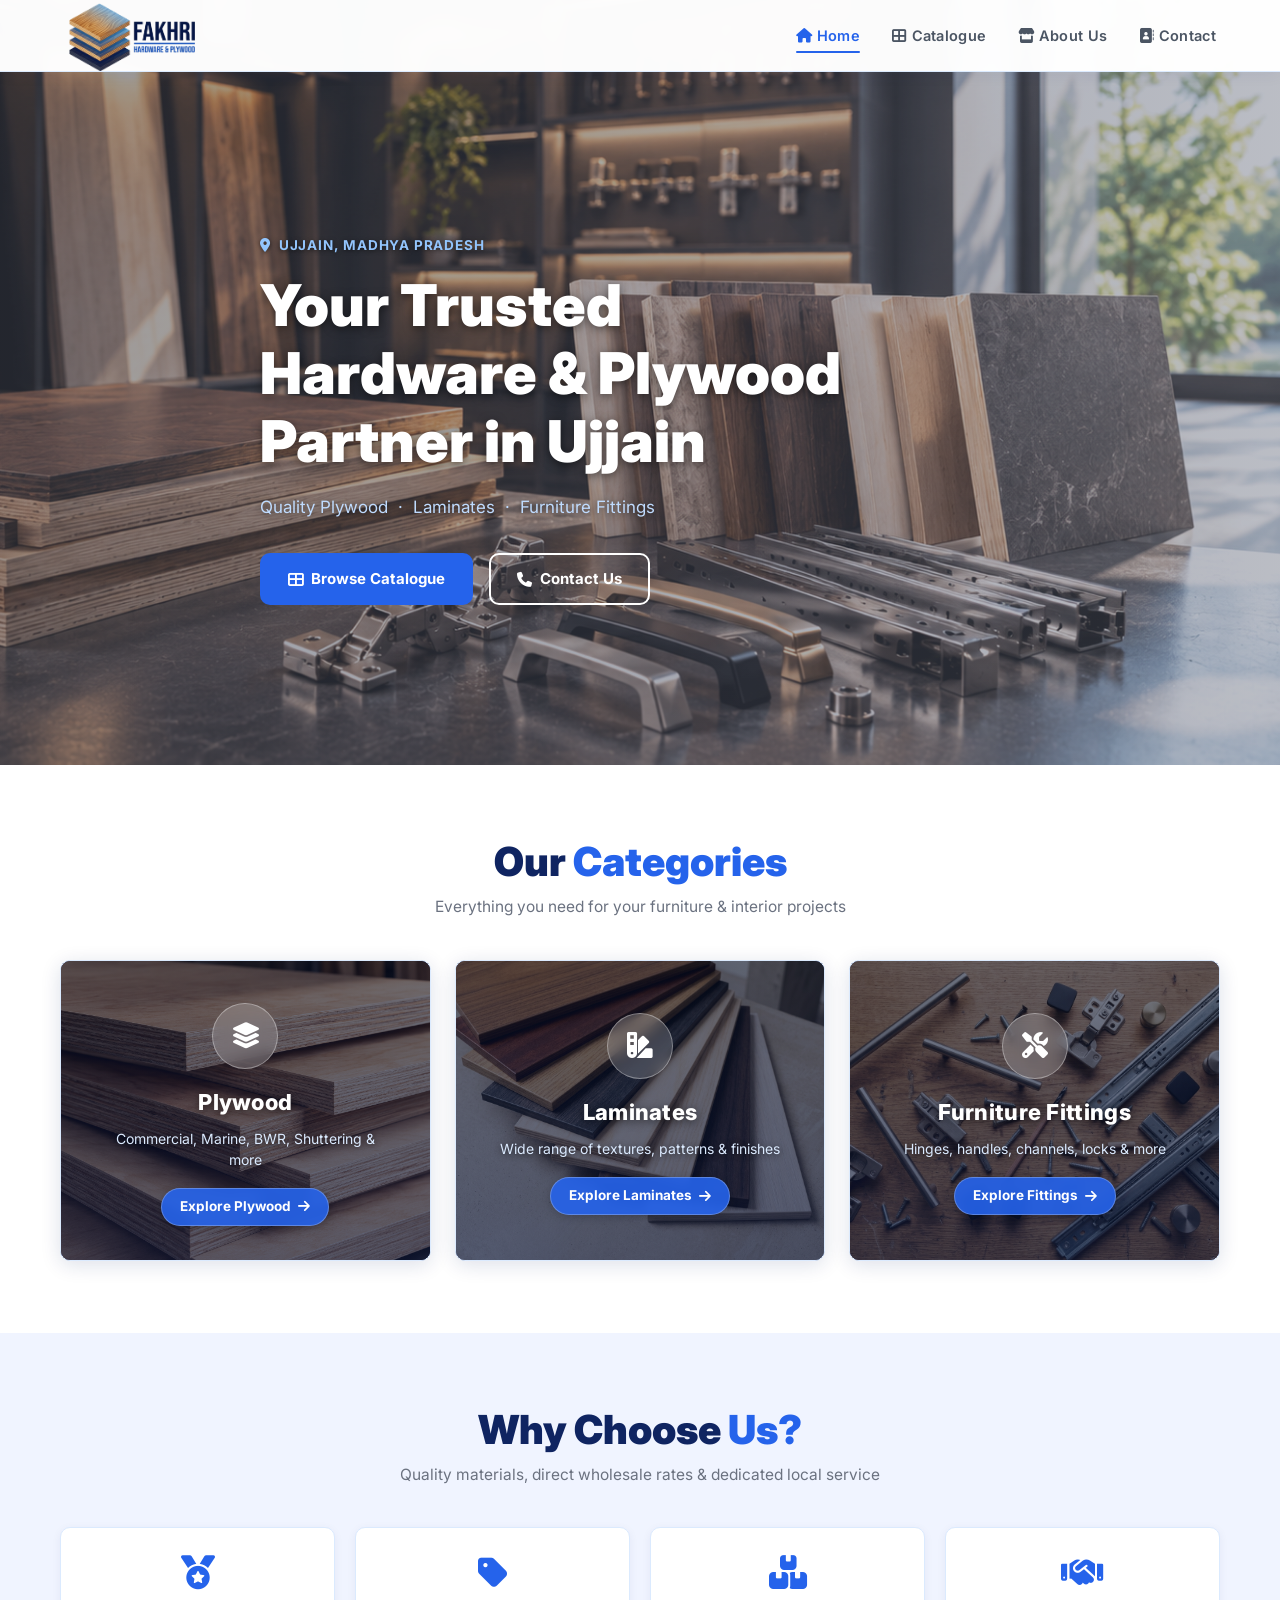
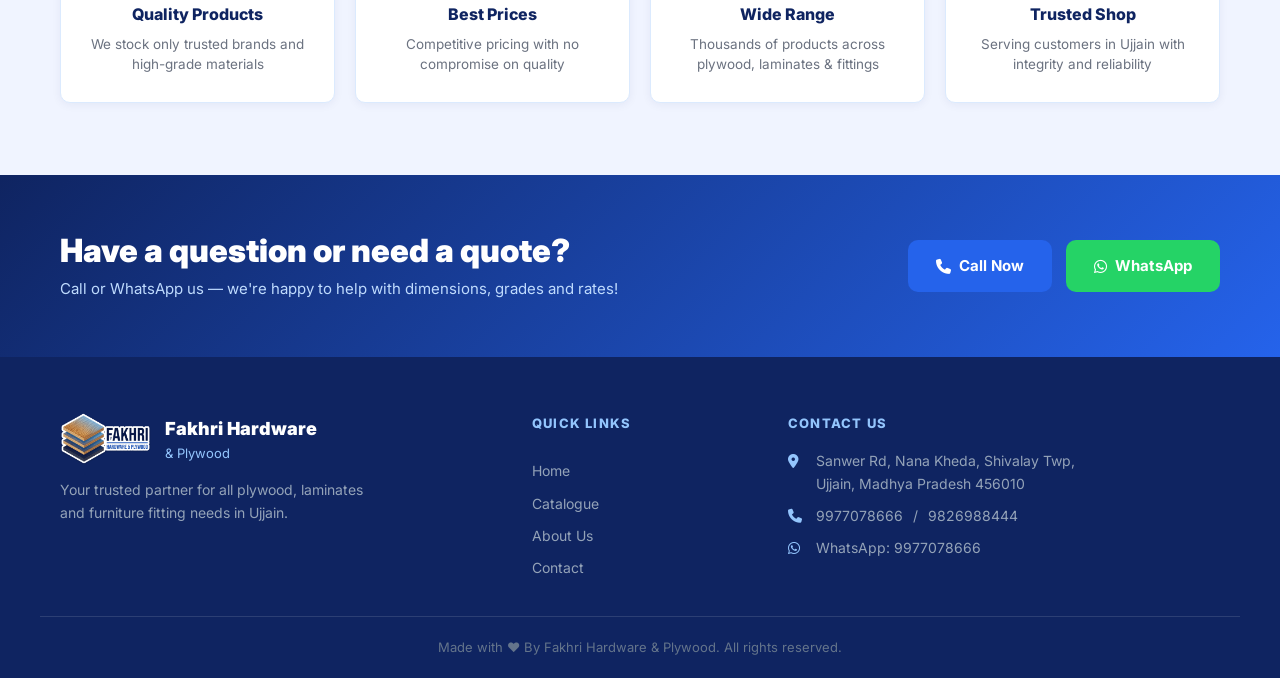
<file: index.html>
<!DOCTYPE html>
<html lang="en">
<head>
  <meta charset="UTF-8" />
  <meta name="viewport" content="width=device-width, initial-scale=1.0" />
  <title>Fakhri Hardware & Plywood — Ujjain</title>
  <link rel="stylesheet" href="css/style.css" />
  <link rel="stylesheet" href="https://cdnjs.cloudflare.com/ajax/libs/font-awesome/6.5.0/css/all.min.css" />
  <link href="https://fonts.googleapis.com/css2?family=Inter:wght@400;600;700;900&display=swap" rel="stylesheet" />
</head>
<body>

  <!-- ========== NAVBAR ========== -->
  <header class="navbar">
    <div class="container nav-inner">
      <a href="index.html" class="logo-img-wrap" aria-label="Fakhri Hardware Home">
        <img src="images/logo-transparent.png" alt="Fakhri Hardware & Plywood" class="nav-logo" />
      </a>
      <button class="hamburger" id="hamburger" aria-label="Toggle navigation menu" aria-expanded="false">
        <i class="fas fa-bars"></i>
      </button>
      <nav class="nav-links" id="navLinks">
        <a href="index.html" class="active"><i class="fas fa-home"></i> Home</a>
        <a href="catalogue.html"><i class="fas fa-th-large"></i> Catalogue</a>
        <a href="about.html"><i class="fas fa-store"></i> About Us</a>
        <a href="contact.html"><i class="fas fa-address-book"></i> Contact</a>
      </nav>
    </div>
  </header>
  <div class="nav-backdrop" id="navBackdrop"></div>

  <!-- ========== HERO ========== -->
  <section class="hero">
    <div class="hero-overlay"></div>
    <div class="container hero-content">
      <p class="hero-tag"><i class="fas fa-location-dot"></i> Ujjain, Madhya Pradesh</p>
      <h1>Your Trusted<br> Hardware &amp; Plywood<br> Partner in Ujjain</h1>
      <p class="hero-sub">Quality Plywood &nbsp;&middot;&nbsp; Laminates &nbsp;&middot;&nbsp; Furniture Fittings</p>
      <div class="hero-btns">
        <a href="catalogue.html" class="btn btn-primary"><i class="fas fa-th-large"></i> Browse Catalogue</a>
        <a href="contact.html" class="btn btn-outline"><i class="fas fa-phone"></i> Contact Us</a>
      </div>
    </div>
  </section>

  <!-- ========== CATEGORIES ========== -->
  <section class="section categories">
    <div class="container">
      <h2 class="section-title">Our <span class="accent">Categories</span></h2>
      <p class="section-sub">Everything you need for your furniture & interior projects</p>
      <div class="cat-grid">
        <a href="catalogue.html?cat=plywood" class="cat-card cat-card-plywood">
          <div class="cat-icon"><i class="fas fa-layer-group"></i></div>
          <h3>Plywood</h3>
          <p>Commercial, Marine, BWR, Shuttering & more</p>
          <span class="cat-action">Explore Plywood <i class="fas fa-arrow-right"></i></span>
        </a>
        <a href="catalogue.html?cat=laminates" class="cat-card cat-card-laminates">
          <div class="cat-icon"><i class="fas fa-swatchbook"></i></div>
          <h3>Laminates</h3>
          <p>Wide range of textures, patterns & finishes</p>
          <span class="cat-action">Explore Laminates <i class="fas fa-arrow-right"></i></span>
        </a>
        <a href="catalogue.html?cat=fittings" class="cat-card cat-card-fittings">
          <div class="cat-icon"><i class="fas fa-screwdriver-wrench"></i></div>
          <h3>Furniture Fittings</h3>
          <p>Hinges, handles, channels, locks & more</p>
          <span class="cat-action">Explore Fittings <i class="fas fa-arrow-right"></i></span>
        </a>
      </div>
    </div>
  </section>

  <!-- ========== WHY CHOOSE US ========== -->
  <section class="section why-us">
    <div class="container">
      <h2 class="section-title">Why Choose <span class="accent">Us?</span></h2>
      <p class="section-sub">Quality materials, direct wholesale rates & dedicated local service</p>
      <div class="why-grid">
        <div class="why-card">
          <i class="fas fa-medal"></i>
          <h4>Quality Products</h4>
          <p>We stock only trusted brands and high-grade materials</p>
        </div>
        <div class="why-card">
          <i class="fas fa-tag"></i>
          <h4>Best Prices</h4>
          <p>Competitive pricing with no compromise on quality</p>
        </div>
        <div class="why-card">
          <i class="fas fa-boxes-stacked"></i>
          <h4>Wide Range</h4>
          <p>Thousands of products across plywood, laminates & fittings</p>
        </div>
        <div class="why-card">
          <i class="fas fa-handshake"></i>
          <h4>Trusted Shop</h4>
          <p>Serving customers in Ujjain with integrity and reliability</p>
        </div>
      </div>
    </div>
  </section>

  <!-- ========== CTA BANNER ========== -->
  <section class="cta-banner">
    <div class="container cta-inner">
      <div>
        <h2>Have a question or need a quote?</h2>
        <p>Call or WhatsApp us — we're happy to help with dimensions, grades and rates!</p>
      </div>
      <div class="cta-actions">
        <a href="tel:9977078666" class="btn btn-primary"><i class="fas fa-phone"></i> Call Now</a>
        <a href="https://wa.me/919977078666" target="_blank" class="btn btn-whatsapp"><i class="fab fa-whatsapp"></i> WhatsApp</a>
      </div>
    </div>
  </section>

  <!-- ========== FOOTER ========== -->
  <footer class="footer">
    <div class="container footer-inner">
      <div class="footer-brand">
        <div class="footer-logo-row">
          <img src="images/logo-sticker.png" alt="Fakhri Hardware & Plywood" class="footer-logo-img" />
          <div>
            <span class="logo-main">Fakhri Hardware</span>
            <span class="logo-sub">&amp; Plywood</span>
          </div>
        </div>
        <p>Your trusted partner for all plywood, laminates and furniture fitting needs in Ujjain.</p>
      </div>
      <div class="footer-links">
        <h4>Quick Links</h4>
        <a href="index.html">Home</a>
        <a href="catalogue.html">Catalogue</a>
        <a href="about.html">About Us</a>
        <a href="contact.html">Contact</a>
      </div>
      <div class="footer-contact">
        <h4>Contact Us</h4>
        <p><i class="fas fa-map-marker-alt"></i> Sanwer Rd, Nana Kheda, Shivalay Twp,<br />Ujjain, Madhya Pradesh 456010</p>
        <p><i class="fas fa-phone"></i> <a href="tel:9977078666">9977078666</a> / <a href="tel:9826988444">9826988444</a></p>
        <p><i class="fab fa-whatsapp"></i> <a href="https://wa.me/919977078666" target="_blank">WhatsApp: 9977078666</a></p>
      </div>
    </div>
    <div class="footer-bottom">
      <p>Made with &hearts; By Fakhri Hardware &amp; Plywood. All rights reserved.</p>
    </div>
  </footer>

  <!-- ========== MOBILE BOTTOM QUICK ACTION BAR ========== -->
  <nav class="mobile-bottom-bar" aria-label="Mobile Quick Actions">
    <a href="tel:9977078666" class="bottom-bar-item" aria-label="Call Store">
      <i class="fas fa-phone-alt"></i>
      <span>Call</span>
    </a>
    <a href="https://wa.me/919977078666?text=Hi%2C%20I%20would%20like%20to%20enquire%20about%20your%20products." target="_blank" class="bottom-bar-item active-wa" aria-label="Chat on WhatsApp">
      <i class="fab fa-whatsapp"></i>
      <span>WhatsApp</span>
    </a>
    <a href="catalogue.html" class="bottom-bar-item" aria-label="View Catalogue">
      <i class="fas fa-th-large"></i>
      <span>Catalogue</span>
    </a>
    <a href="https://maps.google.com/?q=5Q6Q+M59,+Sanwer+Rd,+Nana+Kheda,+Shivalay+Twp,+Ujjain,+MP+456010" target="_blank" class="bottom-bar-item" aria-label="Open Directions">
      <i class="fas fa-location-dot"></i>
      <span>Location</span>
    </a>
  </nav>

  <script src="js/main.js"></script>
</body>
</html>
</file>
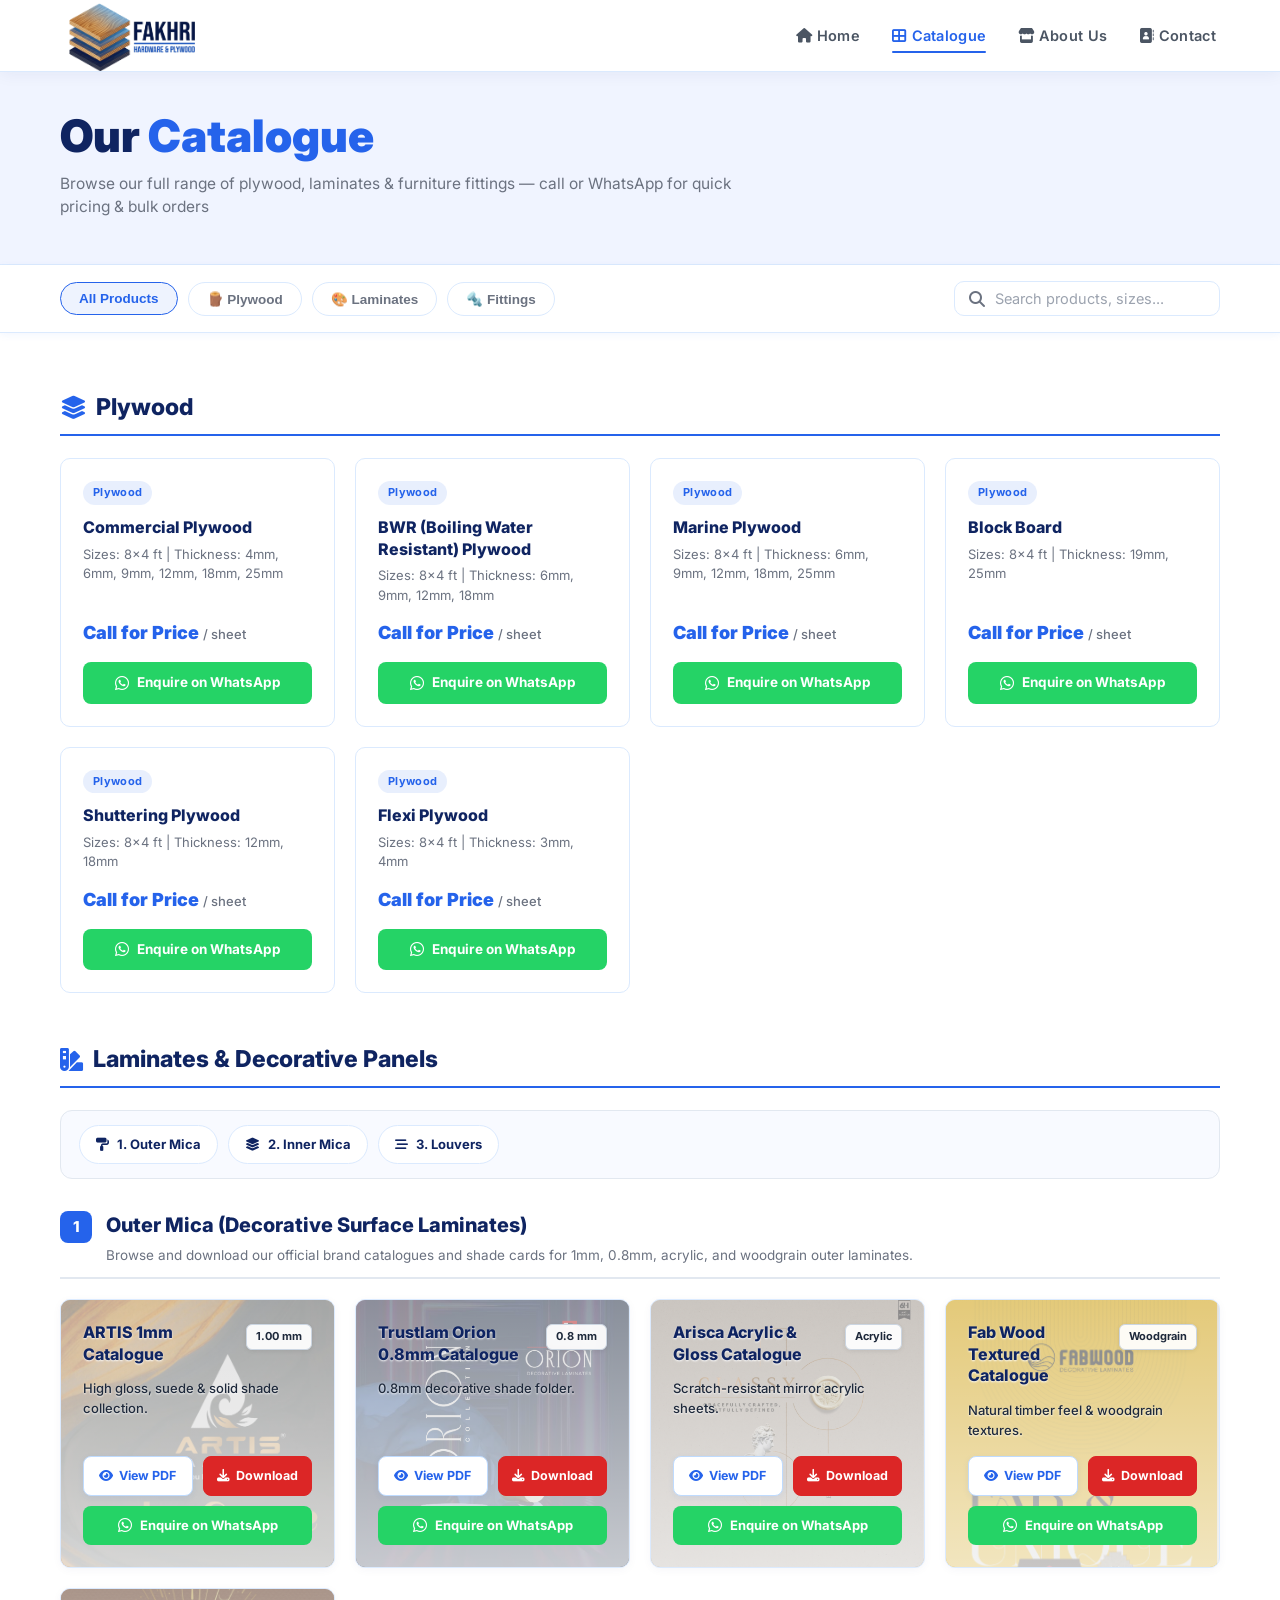
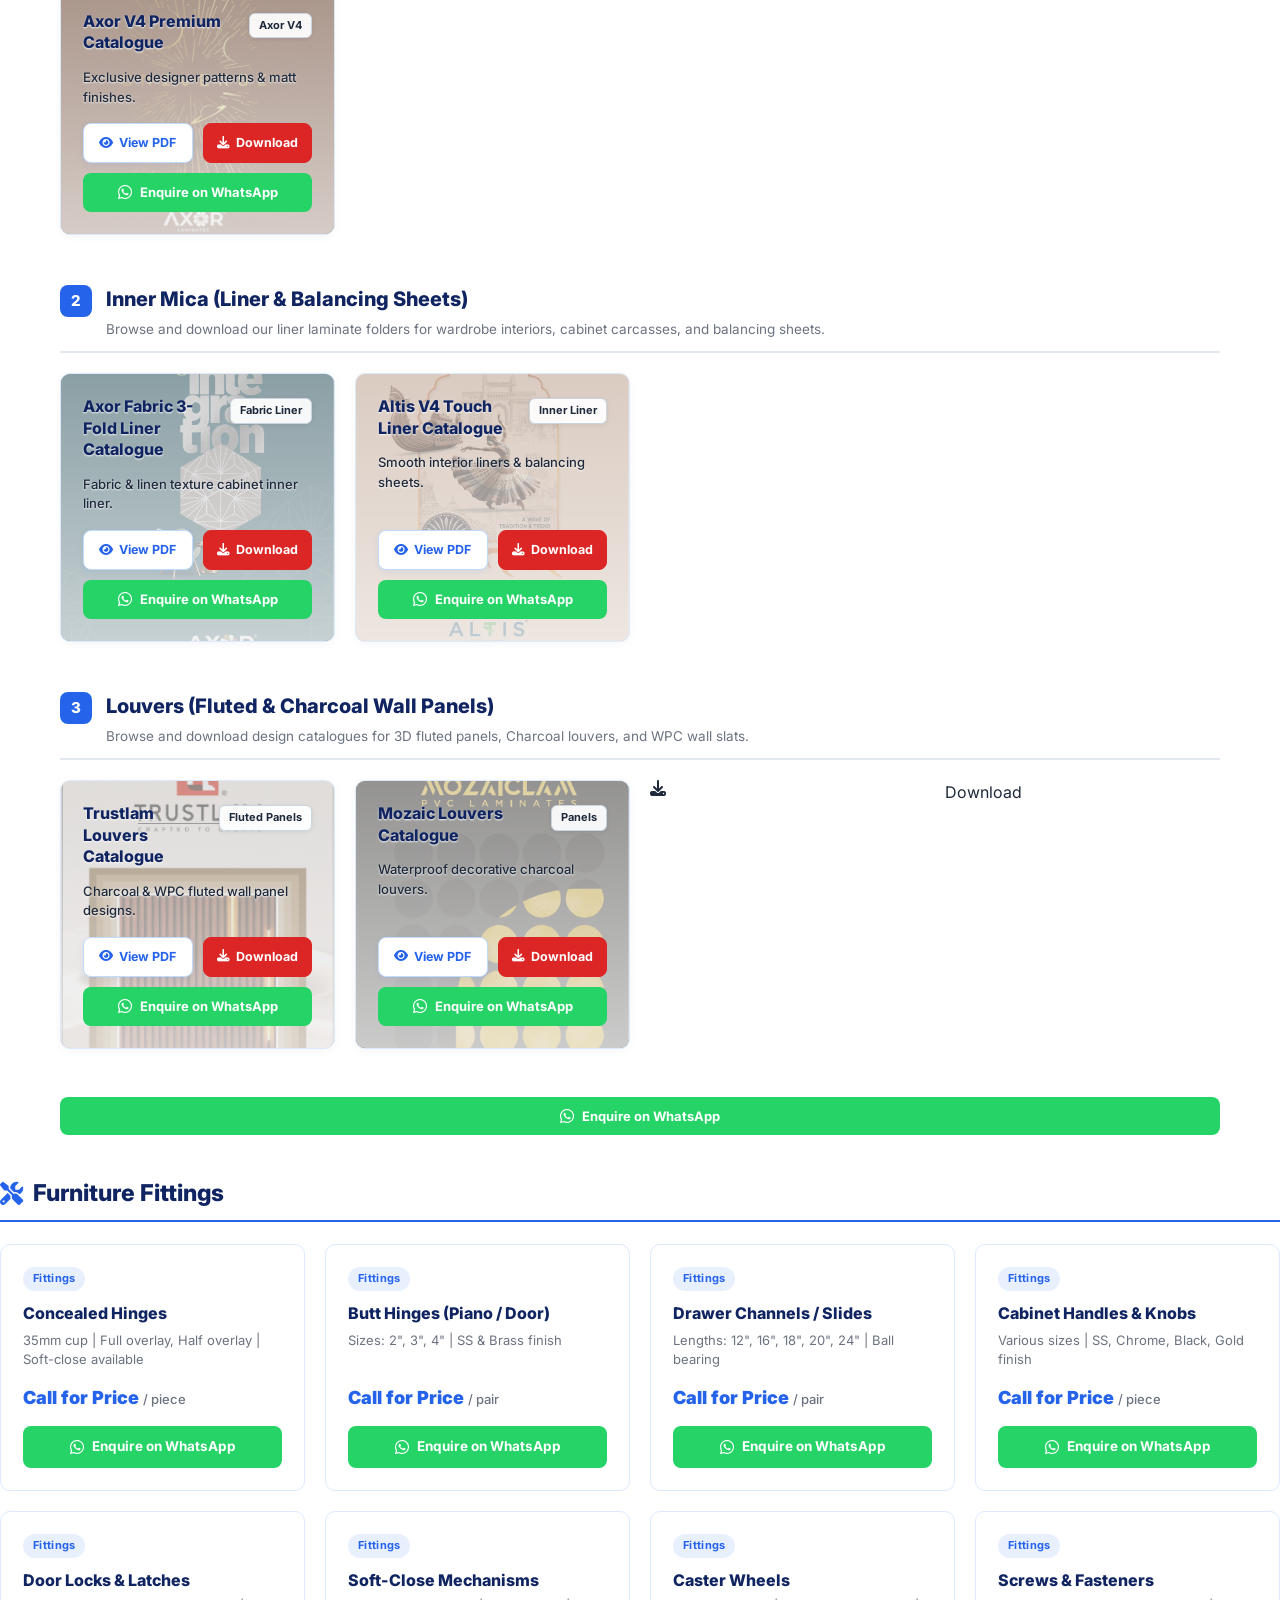
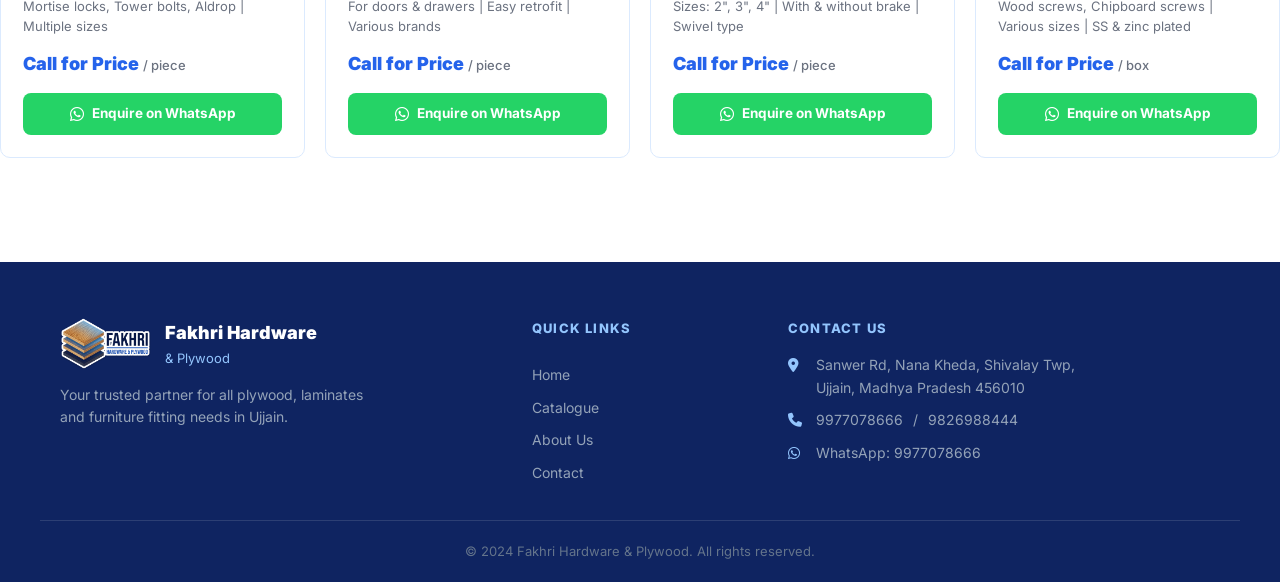
<file: catalogue.html>
<!DOCTYPE html>
<html lang="en">
<head>
  <meta charset="UTF-8" />
  <meta name="viewport" content="width=device-width, initial-scale=1.0" />
  <title>Catalogue — Fakhri Hardware & Plywood</title>
  <link rel="stylesheet" href="css/style.css" />
  <link rel="stylesheet" href="https://cdnjs.cloudflare.com/ajax/libs/font-awesome/6.5.0/css/all.min.css" />
  <link href="https://fonts.googleapis.com/css2?family=Inter:wght@400;600;700;900&display=swap" rel="stylesheet" />
</head>
<body>

  <!-- NAVBAR -->
  <header class="navbar">
    <div class="container nav-inner">
      <a href="index.html" class="logo-img-wrap" aria-label="Fakhri Hardware Home">
        <img src="images/logo-transparent.png" alt="Fakhri Hardware & Plywood" class="nav-logo" />
      </a>
      <button class="hamburger" id="hamburger" aria-label="Toggle navigation menu" aria-expanded="false">
        <i class="fas fa-bars"></i>
      </button>
      <nav class="nav-links" id="navLinks">
        <a href="index.html"><i class="fas fa-home"></i> Home</a>
        <a href="catalogue.html" class="active"><i class="fas fa-th-large"></i> Catalogue</a>
        <a href="about.html"><i class="fas fa-store"></i> About Us</a>
        <a href="contact.html"><i class="fas fa-address-book"></i> Contact</a>
      </nav>
    </div>
  </header>
  <div class="nav-backdrop" id="navBackdrop"></div>

  <!-- PAGE HERO -->
  <div class="page-hero">
    <div class="container">
      <h1>Our <span class="accent">Catalogue</span></h1>
      <p>Browse our full range of plywood, laminates & furniture fittings — call or WhatsApp for quick pricing & bulk orders</p>
    </div>
  </div>

  <!-- FILTER BAR -->
  <div class="filter-bar">
    <div class="container filter-inner">
      <div class="filter-chips">
        <button class="filter-btn active" data-cat="all">All Products</button>
        <button class="filter-btn" data-cat="plywood">🪵 Plywood</button>
        <button class="filter-btn" data-cat="laminates">🎨 Laminates</button>
        <button class="filter-btn" data-cat="fittings">🔩 Fittings</button>
      </div>
      <div class="search-box">
        <i class="fas fa-search"></i>
        <input type="text" id="searchInput" placeholder="Search products, sizes..." />
      </div>
    </div>
  </div>

  <!-- CATALOGUE CONTENT -->
  <section class="catalogue-section">
    <div class="container">

      <!-- ===== PLYWOOD ===== -->
      <div class="cat-block" id="plywood">
        <h2 class="cat-section-title"><i class="fas fa-layer-group"></i> Plywood</h2>
        <div class="products-grid">

          <div class="product-card" data-cat="plywood">
            <span class="product-badge">Plywood</span>
            <h4>Commercial Plywood</h4>
            <p class="spec">Sizes: 8×4 ft | Thickness: 4mm, 6mm, 9mm, 12mm, 18mm, 25mm</p>
            <p class="product-price">Call for Price <span>/ sheet</span></p>
            <a href="https://wa.me/919977078666?text=Hi%2C%20I%20want%20to%20enquire%20about%20Commercial%20Plywood" target="_blank" class="product-wa">
              <i class="fab fa-whatsapp"></i> Enquire on WhatsApp
            </a>
          </div>

          <div class="product-card" data-cat="plywood">
            <span class="product-badge">Plywood</span>
            <h4>BWR (Boiling Water Resistant) Plywood</h4>
            <p class="spec">Sizes: 8×4 ft | Thickness: 6mm, 9mm, 12mm, 18mm</p>
            <p class="product-price">Call for Price <span>/ sheet</span></p>
            <a href="https://wa.me/919977078666?text=Hi%2C%20I%20want%20to%20enquire%20about%20BWR%20Plywood" target="_blank" class="product-wa">
              <i class="fab fa-whatsapp"></i> Enquire on WhatsApp
            </a>
          </div>

          <div class="product-card" data-cat="plywood">
            <span class="product-badge">Plywood</span>
            <h4>Marine Plywood</h4>
            <p class="spec">Sizes: 8×4 ft | Thickness: 6mm, 9mm, 12mm, 18mm, 25mm</p>
            <p class="product-price">Call for Price <span>/ sheet</span></p>
            <a href="https://wa.me/919977078666?text=Hi%2C%20I%20want%20to%20enquire%20about%20Marine%20Plywood" target="_blank" class="product-wa">
              <i class="fab fa-whatsapp"></i> Enquire on WhatsApp
            </a>
          </div>

          <div class="product-card" data-cat="plywood">
            <span class="product-badge">Plywood</span>
            <h4>Block Board</h4>
            <p class="spec">Sizes: 8×4 ft | Thickness: 19mm, 25mm</p>
            <p class="product-price">Call for Price <span>/ sheet</span></p>
            <a href="https://wa.me/919977078666?text=Hi%2C%20I%20want%20to%20enquire%20about%20Block%20Board" target="_blank" class="product-wa">
              <i class="fab fa-whatsapp"></i> Enquire on WhatsApp
            </a>
          </div>

          <div class="product-card" data-cat="plywood">
            <span class="product-badge">Plywood</span>
            <h4>Shuttering Plywood</h4>
            <p class="spec">Sizes: 8×4 ft | Thickness: 12mm, 18mm</p>
            <p class="product-price">Call for Price <span>/ sheet</span></p>
            <a href="https://wa.me/919977078666?text=Hi%2C%20I%20want%20to%20enquire%20about%20Shuttering%20Plywood" target="_blank" class="product-wa">
              <i class="fab fa-whatsapp"></i> Enquire on WhatsApp
            </a>
          </div>

          <div class="product-card" data-cat="plywood">
            <span class="product-badge">Plywood</span>
            <h4>Flexi Plywood</h4>
            <p class="spec">Sizes: 8×4 ft | Thickness: 3mm, 4mm</p>
            <p class="product-price">Call for Price <span>/ sheet</span></p>
            <a href="https://wa.me/919977078666?text=Hi%2C%20I%20want%20to%20enquire%20about%20Flexi%20Plywood" target="_blank" class="product-wa">
              <i class="fab fa-whatsapp"></i> Enquire on WhatsApp
            </a>
          </div>

        </div>
      </div>

      <!-- ===== LAMINATES ===== -->
      <div class="cat-block" id="laminates">
        <h2 class="cat-section-title"><i class="fas fa-swatchbook"></i> Laminates &amp; Decorative Panels</h2>

        <!-- Quick Sub-Navigation Pills -->
        <div class="laminates-subnav">
          <a href="#sub-outer-mica" class="subnav-pill"><i class="fas fa-paint-roller"></i> 1. Outer Mica</a>
          <a href="#sub-inner-mica" class="subnav-pill"><i class="fas fa-layer-group"></i> 2. Inner Mica</a>
          <a href="#sub-louvers" class="subnav-pill"><i class="fas fa-bars-staggered"></i> 3. Louvers</a>
        </div>

        <!-- ========================================== -->
        <!-- SUBSECTION 1: OUTER MICA                   -->
        <!-- ========================================== -->
        <div class="cat-subsection" id="sub-outer-mica">
          <div class="cat-subsection-header">
            <span class="sub-num-badge">1</span>
            <div>
              <h3 class="cat-sub-title">Outer Mica (Decorative Surface Laminates)</h3>
              <p class="cat-sub-desc">Browse and download our official brand catalogues and shade cards for 1mm, 0.8mm, acrylic, and woodgrain outer laminates.</p>
            </div>
          </div>

          <div class="products-grid">

            <!-- PDF CARD: Artis 1mm -->
            <div class="pdf-card product-card" data-cat="laminates">
              <div class="pdf-card-bg" style="background-image: url('images/catalogues/artis%201mm.png');"></div>
              <div class="pdf-card-overlay"></div>
              <div class="pdf-card-top">
                <h4 class="pdf-title">ARTIS 1mm Catalogue</h4>
                <span class="pdf-tag">1.00 mm</span>
              </div>
              <p class="spec">High gloss, suede &amp; solid shade collection.</p>
              <div class="pdf-actions">
                <a href="pdf/ARTIS%201%20MM%20INTERACTIVE%20NEW.pdf" target="_blank" class="btn-pdf-view" title="View PDF Online">
                  <i class="fas fa-eye"></i> View PDF
                </a>
                <a href="pdf/ARTIS%201%20MM%20INTERACTIVE%20NEW.pdf" download="ARTIS-1MM-Interactive-Catalogue.pdf" class="btn-pdf-download" title="Download PDF to Device">
                  <i class="fas fa-download"></i> Download
                </a>
              </div>
              <a href="https://wa.me/919977078666?text=Hi%2C%20I%20want%20to%20enquire%20about%20ARTIS%201mm%20Catalogue" target="_blank" class="product-wa pdf-wa">
                <i class="fab fa-whatsapp"></i> Enquire on WhatsApp
              </a>
            </div>

            <!-- PDF CARD: Trustlam Orion 0.8mm -->
            <div class="pdf-card product-card" data-cat="laminates">
              <div class="pdf-card-bg" style="background-image: url('images/catalogues/orion%20.8mm.png');"></div>
              <div class="pdf-card-overlay"></div>
              <div class="pdf-card-top">
                <h4 class="pdf-title">Trustlam Orion 0.8mm Catalogue</h4>
                <span class="pdf-tag">0.8 mm</span>
              </div>
              <p class="spec">0.8mm decorative shade folder.</p>
              <div class="pdf-actions">
                <a href="pdf/Trustlam%20Orion%20.8mm.pdf" target="_blank" class="btn-pdf-view" title="View PDF Online">
                  <i class="fas fa-eye"></i> View PDF
                </a>
                <a href="pdf/Trustlam%20Orion%20.8mm.pdf" download="Trustlam-Orion-0.8mm-Catalogue.pdf" class="btn-pdf-download" title="Download PDF to Device">
                  <i class="fas fa-download"></i> Download
                </a>
              </div>
              <a href="https://wa.me/919977078666?text=Hi%2C%20I%20want%20to%20enquire%20about%20Trustlam%20Orion%200.8mm%20Catalogue" target="_blank" class="product-wa pdf-wa">
                <i class="fab fa-whatsapp"></i> Enquire on WhatsApp
              </a>
            </div>

            <!-- PDF CARD: Arisca Acrylic Folder -->
            <div class="pdf-card product-card" data-cat="laminates">
              <div class="pdf-card-bg" style="background-image: url('images/catalogues/arisca%20acrylic.png');"></div>
              <div class="pdf-card-overlay"></div>
              <div class="pdf-card-top">
                <h4 class="pdf-title">Arisca Acrylic &amp; Gloss Catalogue</h4>
                <span class="pdf-tag">Acrylic</span>
              </div>
              <p class="spec">Scratch-resistant mirror acrylic sheets.</p>
              <div class="pdf-actions">
                <a href="pdf/04%20-%20Arisca_acrylic%20folder_260326_165400.pdf" target="_blank" class="btn-pdf-view" title="View PDF Online">
                  <i class="fas fa-eye"></i> View PDF
                </a>
                <a href="pdf/04%20-%20Arisca_acrylic%20folder_260326_165400.pdf" download="Arisca-Acrylic-Folder.pdf" class="btn-pdf-download" title="Download PDF to Device">
                  <i class="fas fa-download"></i> Download
                </a>
              </div>
              <a href="https://wa.me/919977078666?text=Hi%2C%20I%20want%20to%20enquire%20about%20Arisca%20Acrylic%20Folder" target="_blank" class="product-wa pdf-wa">
                <i class="fab fa-whatsapp"></i> Enquire on WhatsApp
              </a>
            </div>

            <!-- PDF CARD: Fab Wood Textures -->
            <div class="pdf-card product-card" data-cat="laminates">
              <div class="pdf-card-bg" style="background-image: url('images/catalogues/fabwood.png');"></div>
              <div class="pdf-card-overlay"></div>
              <div class="pdf-card-top">
                <h4 class="pdf-title">Fab Wood Textured Catalogue</h4>
                <span class="pdf-tag">Woodgrain</span>
              </div>
              <p class="spec">Natural timber feel &amp; woodgrain textures.</p>
              <div class="pdf-actions">
                <a href="pdf/Fab%20Wood.pdf" target="_blank" class="btn-pdf-view" title="View PDF Online">
                  <i class="fas fa-eye"></i> View PDF
                </a>
                <a href="pdf/Fab%20Wood.pdf" download="Fab-Wood-Catalogue.pdf" class="btn-pdf-download" title="Download PDF to Device">
                  <i class="fas fa-download"></i> Download
                </a>
              </div>
              <a href="https://wa.me/919977078666?text=Hi%2C%20I%20want%20to%20enquire%20about%20Fab%20Wood%20Catalogue" target="_blank" class="product-wa pdf-wa">
                <i class="fab fa-whatsapp"></i> Enquire on WhatsApp
              </a>
            </div>

            <!-- PDF CARD: Axor V4 Folder -->
            <div class="pdf-card product-card" data-cat="laminates">
              <div class="pdf-card-bg" style="background-image: url('images/catalogues/axoe%20v4.png');"></div>
              <div class="pdf-card-overlay"></div>
              <div class="pdf-card-top">
                <h4 class="pdf-title">Axor V4 Premium Catalogue</h4>
                <span class="pdf-tag">Axor V4</span>
              </div>
              <p class="spec">Exclusive designer patterns &amp; matt finishes.</p>
              <div class="pdf-actions">
                <a href="pdf/AXOR%20V4%20Folder.pdf" target="_blank" class="btn-pdf-view" title="View PDF Online">
                  <i class="fas fa-eye"></i> View PDF
                </a>
                <a href="pdf/AXOR%20V4%20Folder.pdf" download="Axor-V4-Folder.pdf" class="btn-pdf-download" title="Download PDF to Device">
                  <i class="fas fa-download"></i> Download
                </a>
              </div>
              <a href="https://wa.me/919977078666?text=Hi%2C%20I%20want%20to%20enquire%20about%20Axor%20V4%20Catalogue" target="_blank" class="product-wa pdf-wa">
                <i class="fab fa-whatsapp"></i> Enquire on WhatsApp
              </a>
            </div>

          </div>
        </div>

        <!-- ========================================== -->
        <!-- SUBSECTION 2: INNER MICA                   -->
        <!-- ========================================== -->
        <div class="cat-subsection" id="sub-inner-mica">
          <div class="cat-subsection-header">
            <span class="sub-num-badge">2</span>
            <div>
              <h3 class="cat-sub-title">Inner Mica (Liner &amp; Balancing Sheets)</h3>
              <p class="cat-sub-desc">Browse and download our liner laminate folders for wardrobe interiors, cabinet carcasses, and balancing sheets.</p>
            </div>
          </div>

          <div class="products-grid">

            <!-- PDF CARD: Axor Fabric Liner -->
            <div class="pdf-card product-card" data-cat="laminates">
              <!-- Catalogue Background Image -->
              <div class="pdf-card-bg" style="background-image: url('images/catalogues/axor%20fabric.png');"></div>
              <div class="pdf-card-overlay"></div>
              <div class="pdf-card-top">
                <h4 class="pdf-title">Axor Fabric 3-Fold Liner Catalogue</h4>
                <span class="pdf-tag">Fabric Liner</span>
              </div>
              <p class="spec">Fabric &amp; linen texture cabinet inner liner.</p>
              <div class="pdf-actions">
                <a href="pdf/02_Axor%20Fabric%203%20Fold%20Folder%2010-09-2024.pdf" target="_blank" class="btn-pdf-view" title="View PDF Online">
                  <i class="fas fa-eye"></i> View PDF
                </a>
                <a href="pdf/02_Axor%20Fabric%203%20Fold%20Folder%2010-09-2024.pdf" download="Axor-Fabric-Liner-Folder.pdf" class="btn-pdf-download" title="Download PDF to Device">
                  <i class="fas fa-download"></i> Download
                </a>
              </div>
              <a href="https://wa.me/919977078666?text=Hi%2C%20I%20want%20to%20enquire%20about%20Axor%20Fabric%20Liner%20Catalogue" target="_blank" class="product-wa pdf-wa">
                <i class="fab fa-whatsapp"></i> Enquire on WhatsApp
              </a>
            </div>

            <!-- PDF CARD: Altis V4 Touch -->
            <div class="pdf-card product-card" data-cat="laminates">
              <!-- Catalogue Background Image -->
              <div class="pdf-card-bg" style="background-image: url('images/catalogues/altis%20inner.png');"></div>
              <div class="pdf-card-overlay"></div>
              <div class="pdf-card-top">
                <h4 class="pdf-title">Altis V4 Touch Liner Catalogue</h4>
                <span class="pdf-tag">Inner Liner</span>
              </div>
              <p class="spec">Smooth interior liners &amp; balancing sheets.</p>
              <div class="pdf-actions">
                <a href="pdf/F_ALTIS-V4%20(Touch).pdf" target="_blank" class="btn-pdf-view" title="View PDF Online">
                  <i class="fas fa-eye"></i> View PDF
                </a>
                <a href="pdf/F_ALTIS-V4%20(Touch).pdf" download="Altis-V4-Touch-Inner-Liner.pdf" class="btn-pdf-download" title="Download PDF to Device">
                  <i class="fas fa-download"></i> Download
                </a>
              </div>
              <a href="https://wa.me/919977078666?text=Hi%2C%20I%20want%20to%20enquire%20about%20Altis%20V4%20Inner%20Liner" target="_blank" class="product-wa pdf-wa">
                <i class="fab fa-whatsapp"></i> Enquire on WhatsApp
              </a>
            </div>

          </div>
        </div>

        <!-- ========================================== -->
        <!-- SUBSECTION 3: LOUVERS                      -->
        <!-- ========================================== -->
        <div class="cat-subsection" id="sub-louvers">
          <div class="cat-subsection-header">
            <span class="sub-num-badge">3</span>
            <div>
              <h3 class="cat-sub-title">Louvers (Fluted &amp; Charcoal Wall Panels)</h3>
              <p class="cat-sub-desc">Browse and download design catalogues for 3D fluted panels, Charcoal louvers, and WPC wall slats.</p>
            </div>
          </div>

          <div class="products-grid">

            <!-- PDF CARD: Louvers Collection 2024 -->
            <div class="pdf-card product-card" data-cat="laminates">
              <!-- Catalogue Background Image -->
              <div class="pdf-card-bg" style="background-image: url('images/catalogues/trustlam%20louvers.png');"></div>
              <div class="pdf-card-overlay"></div>
              <div class="pdf-card-top">
                <h4 class="pdf-title">Trustlam Louvers Catalogue</h4>
                <span class="pdf-tag">Fluted Panels</span>
              </div>
              <p class="spec">Charcoal &amp; WPC fluted wall panel designs.</p>
              <div class="pdf-actions">
                <a href="pdf/LOUVERS%20COLLECTION%202024.pdf" target="_blank" class="btn-pdf-view" title="View PDF Online">
                  <i class="fas fa-eye"></i> View PDF
                </a>
                <a href="pdf/LOUVERS%20COLLECTION%202024.pdf" download="Louvers-Collection-2024.pdf" class="btn-pdf-download" title="Download PDF to Device">
                  <i class="fas fa-download"></i> Download
                </a>
              </div>
              <a href="https://wa.me/919977078666?text=Hi%2C%20I%20want%20to%20enquire%20about%20Louvers%20Collection%202024" target="_blank" class="product-wa pdf-wa">
                <i class="fab fa-whatsapp"></i> Enquire on WhatsApp
              </a>
            </div>

            <!-- PDF CARD: Mozaic PVC Louvers -->
            <div class="pdf-card product-card" data-cat="laminates">
              <!-- Catalogue Background Image -->
              <div class="pdf-card-bg" style="background-image: url('images/catalogues/mozaic%20louvers.png');"></div>
              <div class="pdf-card-overlay"></div>
              <div class="pdf-card-top">
                <h4 class="pdf-title">Mozaic Louvers Catalogue</h4>
                <span class="pdf-tag">Panels</span>
              </div>
              <p class="spec">Waterproof decorative charcoal louvers.</p>
              <div class="pdf-actions">
                <a href="pdf/Mozaic%20pvc_250220_232653.pdf" target="_blank" class="btn-pdf-view" title="View PDF Online">
                  <i class="fas fa-eye"></i> View PDF
                </a>
                <a href="pdf/Mozaic%20pvc_250220_232653.pdf" download="Mozaic-PVC-Louvers-Catalogue.pdf" class="btn-pdf-download" title="Download PDF to Device">
                  <i class="fas fa-download"></i> Download
                </a>
              </div>
              <a href="https://wa.me/919977078666?text=Hi%2C%20I%20want%20to%20enquire%20about%20Mozaic%20PVC%20Louvers%20Catalogue" target="_blank" class="product-wa pdf-wa">
                <i class="fab fa-whatsapp"></i> Enquire on WhatsApp
              </a>
            </div>
                  <i class="fas fa-download"></i> Download
                </a>
              </div>
              <a href="https://wa.me/919977078666?text=Hi%2C%20I%20want%20to%20enquire%20about%20Mozaic%20PVC%20Louvers%20Catalogue" target="_blank" class="product-wa pdf-wa">
                <i class="fab fa-whatsapp"></i> Enquire on WhatsApp
              </a>
            </div>

          </div>
        </div>
      </div>

      <!-- ===== FURNITURE FITTINGS ===== -->
      <div class="cat-block" id="fittings">
        <h2 class="cat-section-title"><i class="fas fa-screwdriver-wrench"></i> Furniture Fittings</h2>
        <div class="products-grid">

          <div class="product-card" data-cat="fittings">
            <span class="product-badge">Fittings</span>
            <h4>Concealed Hinges</h4>
            <p class="spec">35mm cup | Full overlay, Half overlay | Soft-close available</p>
            <p class="product-price">Call for Price <span>/ piece</span></p>
            <a href="https://wa.me/919977078666?text=Hi%2C%20I%20want%20to%20enquire%20about%20Concealed%20Hinges" target="_blank" class="product-wa">
              <i class="fab fa-whatsapp"></i> Enquire on WhatsApp
            </a>
          </div>

          <div class="product-card" data-cat="fittings">
            <span class="product-badge">Fittings</span>
            <h4>Butt Hinges (Piano / Door)</h4>
            <p class="spec">Sizes: 2", 3", 4" | SS & Brass finish</p>
            <p class="product-price">Call for Price <span>/ pair</span></p>
            <a href="https://wa.me/919977078666?text=Hi%2C%20I%20want%20to%20enquire%20about%20Butt%20Hinges" target="_blank" class="product-wa">
              <i class="fab fa-whatsapp"></i> Enquire on WhatsApp
            </a>
          </div>

          <div class="product-card" data-cat="fittings">
            <span class="product-badge">Fittings</span>
            <h4>Drawer Channels / Slides</h4>
            <p class="spec">Lengths: 12", 16", 18", 20", 24" | Ball bearing</p>
            <p class="product-price">Call for Price <span>/ pair</span></p>
            <a href="https://wa.me/919977078666?text=Hi%2C%20I%20want%20to%20enquire%20about%20Drawer%20Channels" target="_blank" class="product-wa">
              <i class="fab fa-whatsapp"></i> Enquire on WhatsApp
            </a>
          </div>

          <div class="product-card" data-cat="fittings">
            <span class="product-badge">Fittings</span>
            <h4>Cabinet Handles & Knobs</h4>
            <p class="spec">Various sizes | SS, Chrome, Black, Gold finish</p>
            <p class="product-price">Call for Price <span>/ piece</span></p>
            <a href="https://wa.me/919977078666?text=Hi%2C%20I%20want%20to%20enquire%20about%20Cabinet%20Handles" target="_blank" class="product-wa">
              <i class="fab fa-whatsapp"></i> Enquire on WhatsApp
            </a>
          </div>

          <div class="product-card" data-cat="fittings">
            <span class="product-badge">Fittings</span>
            <h4>Door Locks & Latches</h4>
            <p class="spec">Mortise locks, Tower bolts, Aldrop | Multiple sizes</p>
            <p class="product-price">Call for Price <span>/ piece</span></p>
            <a href="https://wa.me/919977078666?text=Hi%2C%20I%20want%20to%20enquire%20about%20Door%20Locks" target="_blank" class="product-wa">
              <i class="fab fa-whatsapp"></i> Enquire on WhatsApp
            </a>
          </div>

          <div class="product-card" data-cat="fittings">
            <span class="product-badge">Fittings</span>
            <h4>Soft-Close Mechanisms</h4>
            <p class="spec">For doors & drawers | Easy retrofit | Various brands</p>
            <p class="product-price">Call for Price <span>/ piece</span></p>
            <a href="https://wa.me/919977078666?text=Hi%2C%20I%20want%20to%20enquire%20about%20Soft%20Close%20Mechanisms" target="_blank" class="product-wa">
              <i class="fab fa-whatsapp"></i> Enquire on WhatsApp
            </a>
          </div>

          <div class="product-card" data-cat="fittings">
            <span class="product-badge">Fittings</span>
            <h4>Caster Wheels</h4>
            <p class="spec">Sizes: 2", 3", 4" | With & without brake | Swivel type</p>
            <p class="product-price">Call for Price <span>/ piece</span></p>
            <a href="https://wa.me/919977078666?text=Hi%2C%20I%20want%20to%20enquire%20about%20Caster%20Wheels" target="_blank" class="product-wa">
              <i class="fab fa-whatsapp"></i> Enquire on WhatsApp
            </a>
          </div>

          <div class="product-card" data-cat="fittings">
            <span class="product-badge">Fittings</span>
            <h4>Screws & Fasteners</h4>
            <p class="spec">Wood screws, Chipboard screws | Various sizes | SS & zinc plated</p>
            <p class="product-price">Call for Price <span>/ box</span></p>
            <a href="https://wa.me/919977078666?text=Hi%2C%20I%20want%20to%20enquire%20about%20Screws%20and%20Fasteners" target="_blank" class="product-wa">
              <i class="fab fa-whatsapp"></i> Enquire on WhatsApp
            </a>
          </div>

        </div>
      </div>

    </div>
  </section>

  <!-- FOOTER -->
  <footer class="footer">
    <div class="container footer-inner">
      <div class="footer-brand">
        <div class="footer-logo-row">
          <img src="images/logo-sticker.png" alt="Fakhri Hardware & Plywood" class="footer-logo-img" />
          <div>
            <span class="logo-main">Fakhri Hardware</span>
            <span class="logo-sub">&amp; Plywood</span>
          </div>
        </div>
        <p>Your trusted partner for all plywood, laminates and furniture fitting needs in Ujjain.</p>
      </div>
      <div class="footer-links">
        <h4>Quick Links</h4>
        <a href="index.html">Home</a>
        <a href="catalogue.html">Catalogue</a>
        <a href="about.html">About Us</a>
        <a href="contact.html">Contact</a>
      </div>
      <div class="footer-contact">
        <h4>Contact Us</h4>
        <p><i class="fas fa-map-marker-alt"></i> Sanwer Rd, Nana Kheda, Shivalay Twp,<br />Ujjain, Madhya Pradesh 456010</p>
        <p><i class="fas fa-phone"></i> <a href="tel:9977078666">9977078666</a> / <a href="tel:9826988444">9826988444</a></p>
        <p><i class="fab fa-whatsapp"></i> <a href="https://wa.me/919977078666" target="_blank">WhatsApp: 9977078666</a></p>
      </div>
    </div>
    <div class="footer-bottom">
      <p>&copy; 2024 Fakhri Hardware &amp; Plywood. All rights reserved.</p>
    </div>
  </footer>

  <!-- ========== MOBILE BOTTOM QUICK ACTION BAR ========== -->
  <nav class="mobile-bottom-bar" aria-label="Mobile Quick Actions">
    <a href="tel:9977078666" class="bottom-bar-item" aria-label="Call Store">
      <i class="fas fa-phone-alt"></i>
      <span>Call</span>
    </a>
    <a href="https://wa.me/919977078666?text=Hi%2C%20I%20would%20like%20to%20enquire%20about%20your%20products." target="_blank" class="bottom-bar-item active-wa" aria-label="Chat on WhatsApp">
      <i class="fab fa-whatsapp"></i>
      <span>WhatsApp</span>
    </a>
    <a href="catalogue.html" class="bottom-bar-item active" aria-label="View Catalogue">
      <i class="fas fa-th-large"></i>
      <span>Catalogue</span>
    </a>
    <a href="https://maps.google.com/?q=5Q6Q+M59,+Sanwer+Rd,+Nana+Kheda,+Shivalay+Twp,+Ujjain,+MP+456010" target="_blank" class="bottom-bar-item" aria-label="Open Directions">
      <i class="fas fa-location-dot"></i>
      <span>Location</span>
    </a>
  </nav>

  <script src="js/main.js"></script>
</body>
</html>
</file>
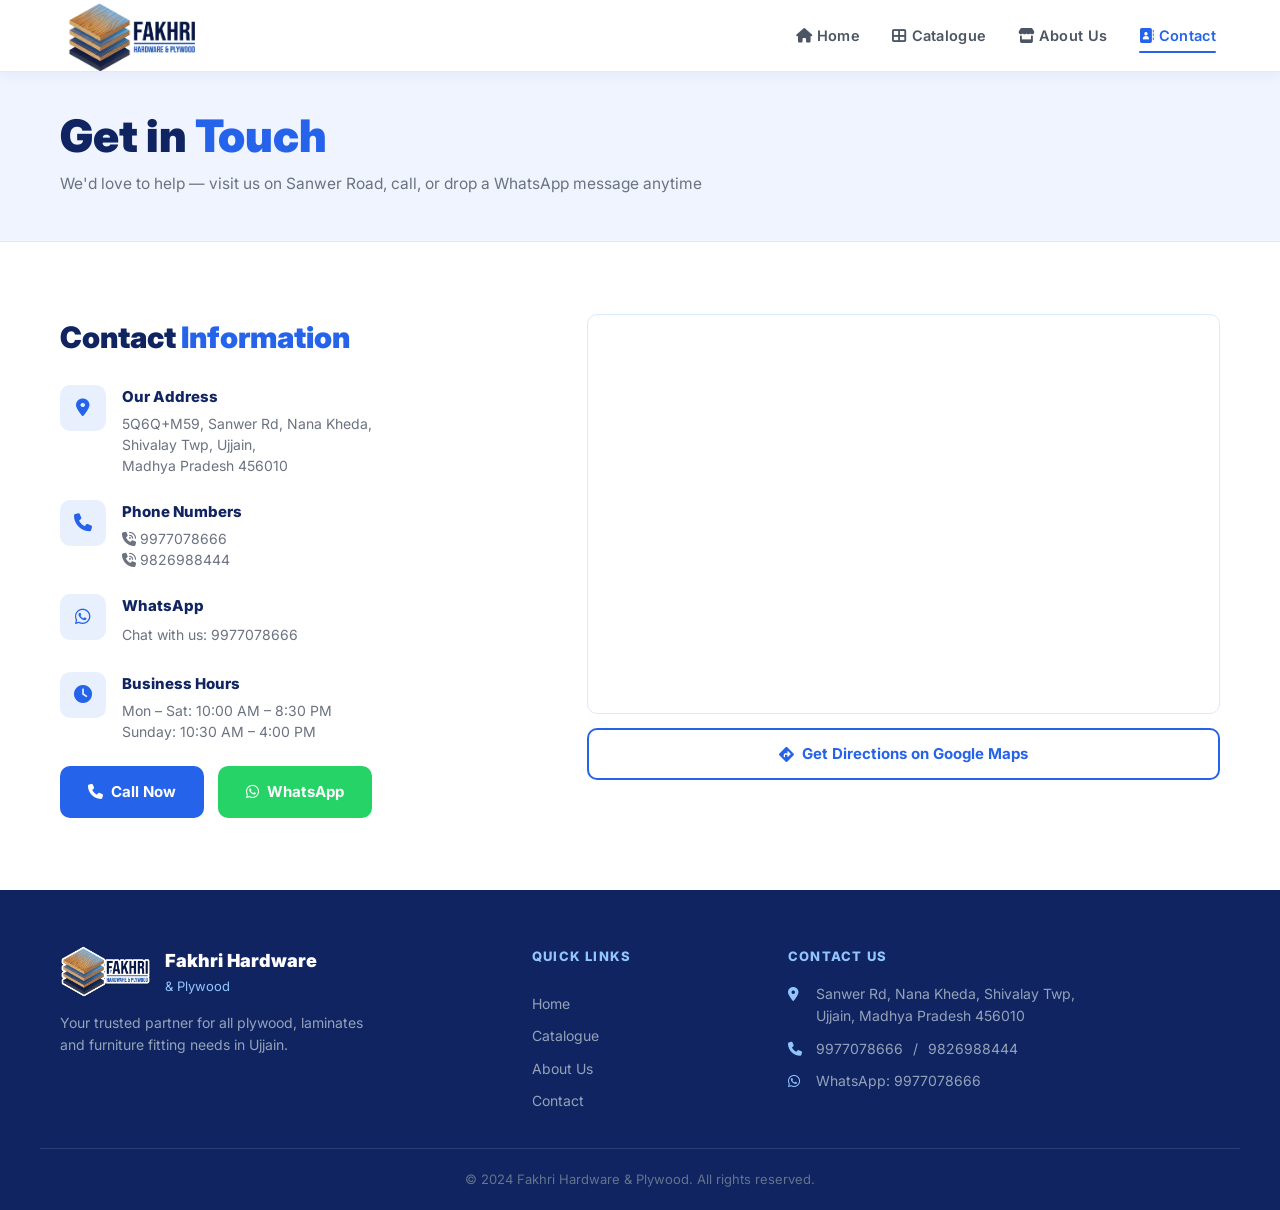
<file: contact.html>
<!DOCTYPE html>
<html lang="en">
<head>
  <meta charset="UTF-8" />
  <meta name="viewport" content="width=device-width, initial-scale=1.0" />
  <title>Contact — Fakhri Hardware & Plywood</title>
  <link rel="stylesheet" href="css/style.css" />
  <link rel="stylesheet" href="https://cdnjs.cloudflare.com/ajax/libs/font-awesome/6.5.0/css/all.min.css" />
  <link href="https://fonts.googleapis.com/css2?family=Inter:wght@400;600;700;900&display=swap" rel="stylesheet" />
</head>
<body>

  <!-- NAVBAR -->
  <header class="navbar">
    <div class="container nav-inner">
      <a href="index.html" class="logo-img-wrap" aria-label="Fakhri Hardware Home">
        <img src="images/logo-transparent.png" alt="Fakhri Hardware & Plywood" class="nav-logo" />
      </a>
      <button class="hamburger" id="hamburger" aria-label="Toggle navigation menu" aria-expanded="false">
        <i class="fas fa-bars"></i>
      </button>
      <nav class="nav-links" id="navLinks">
        <a href="index.html"><i class="fas fa-home"></i> Home</a>
        <a href="catalogue.html"><i class="fas fa-th-large"></i> Catalogue</a>
        <a href="about.html"><i class="fas fa-store"></i> About Us</a>
        <a href="contact.html" class="active"><i class="fas fa-address-book"></i> Contact</a>
      </nav>
    </div>
  </header>
  <div class="nav-backdrop" id="navBackdrop"></div>

  <!-- PAGE HERO -->
  <div class="page-hero">
    <div class="container">
      <h1>Get in <span class="accent">Touch</span></h1>
      <p>We'd love to help — visit us on Sanwer Road, call, or drop a WhatsApp message anytime</p>
    </div>
  </div>

  <!-- CONTACT SECTION -->
  <section class="contact-section">
    <div class="container">
      <div class="contact-grid">

        <!-- Contact Info -->
        <div class="contact-info">
          <h2>Contact <span class="accent">Information</span></h2>

          <div class="info-item">
            <div class="info-icon"><i class="fas fa-map-marker-alt"></i></div>
            <div class="info-text">
              <h4>Our Address</h4>
              <p>5Q6Q+M59, Sanwer Rd, Nana Kheda,<br />Shivalay Twp, Ujjain,<br />Madhya Pradesh 456010</p>
            </div>
          </div>

          <div class="info-item">
            <div class="info-icon"><i class="fas fa-phone"></i></div>
            <div class="info-text">
              <h4>Phone Numbers</h4>
              <p><a href="tel:9977078666"><i class="fas fa-phone-volume"></i> 9977078666</a></p>
              <p><a href="tel:9826988444"><i class="fas fa-phone-volume"></i> 9826988444</a></p>
            </div>
          </div>

          <div class="info-item">
            <div class="info-icon"><i class="fab fa-whatsapp"></i></div>
            <div class="info-text">
              <h4>WhatsApp</h4>
              <a href="https://wa.me/919977078666" target="_blank">Chat with us: 9977078666</a>
            </div>
          </div>

          <div class="info-item">
            <div class="info-icon"><i class="fas fa-clock"></i></div>
            <div class="info-text">
              <h4>Business Hours</h4>
              <p>Mon – Sat: 10:00 AM – 8:30 PM</p>
              <p>Sunday: 10:30 AM – 4:00 PM</p>
            </div>
          </div>

          <div class="contact-actions">
            <a href="tel:9977078666" class="btn btn-primary"><i class="fas fa-phone"></i> Call Now</a>
            <a href="https://wa.me/919977078666" target="_blank" class="btn btn-whatsapp"><i class="fab fa-whatsapp"></i> WhatsApp</a>
          </div>
        </div>

        <!-- Google Map -->
        <div>
          <div class="map-container">
            <iframe
              src="https://www.google.com/maps/embed?pb=!1m18!1m12!1m3!1d3668.5!2d75.7849!3d23.1765!2m3!1f0!2f0!3f0!3m2!1i1024!2i768!4f13.1!3m3!1m2!1s0x3963704b92888885%3A0x1234567890abcdef!2sSanwer+Rd%2C+Nana+Kheda%2C+Shivalay+Township%2C+Ujjain%2C+Madhya+Pradesh+456010!5e0!3m2!1sen!2sin!4v1700000000000"
              allowfullscreen=""
              loading="lazy"
              referrerpolicy="no-referrer-when-downgrade"
              title="Fakhri Hardware & Plywood Location">
            </iframe>
          </div>
          <a
            href="https://maps.google.com/?q=5Q6Q+M59,+Sanwer+Rd,+Nana+Kheda,+Shivalay+Twp,+Ujjain,+MP+456010"
            target="_blank"
            class="btn btn-outline-blue"
            style="margin-top: 14px; width: 100%; justify-content: center;">
            <i class="fas fa-directions"></i> Get Directions on Google Maps
          </a>
        </div>

      </div>
    </div>
  </section>

  <!-- FOOTER -->
  <footer class="footer">
    <div class="container footer-inner">
      <div class="footer-brand">
        <div class="footer-logo-row">
          <img src="images/logo-sticker.png" alt="Fakhri Hardware & Plywood" class="footer-logo-img" />
          <div>
            <span class="logo-main">Fakhri Hardware</span>
            <span class="logo-sub">&amp; Plywood</span>
          </div>
        </div>
        <p>Your trusted partner for all plywood, laminates and furniture fitting needs in Ujjain.</p>
      </div>
      <div class="footer-links">
        <h4>Quick Links</h4>
        <a href="index.html">Home</a>
        <a href="catalogue.html">Catalogue</a>
        <a href="about.html">About Us</a>
        <a href="contact.html">Contact</a>
      </div>
      <div class="footer-contact">
        <h4>Contact Us</h4>
        <p><i class="fas fa-map-marker-alt"></i> Sanwer Rd, Nana Kheda, Shivalay Twp,<br />Ujjain, Madhya Pradesh 456010</p>
        <p><i class="fas fa-phone"></i> <a href="tel:9977078666">9977078666</a> / <a href="tel:9826988444">9826988444</a></p>
        <p><i class="fab fa-whatsapp"></i> <a href="https://wa.me/919977078666" target="_blank">WhatsApp: 9977078666</a></p>
      </div>
    </div>
    <div class="footer-bottom">
      <p>&copy; 2024 Fakhri Hardware &amp; Plywood. All rights reserved.</p>
    </div>
  </footer>

  <!-- ========== MOBILE BOTTOM QUICK ACTION BAR ========== -->
  <nav class="mobile-bottom-bar" aria-label="Mobile Quick Actions">
    <a href="tel:9977078666" class="bottom-bar-item" aria-label="Call Store">
      <i class="fas fa-phone-alt"></i>
      <span>Call</span>
    </a>
    <a href="https://wa.me/919977078666?text=Hi%2C%20I%20would%20like%20to%20enquire%20about%20your%20products." target="_blank" class="bottom-bar-item active-wa" aria-label="Chat on WhatsApp">
      <i class="fab fa-whatsapp"></i>
      <span>WhatsApp</span>
    </a>
    <a href="catalogue.html" class="bottom-bar-item" aria-label="View Catalogue">
      <i class="fas fa-th-large"></i>
      <span>Catalogue</span>
    </a>
    <a href="https://maps.google.com/?q=5Q6Q+M59,+Sanwer+Rd,+Nana+Kheda,+Shivalay+Twp,+Ujjain,+MP+456010" target="_blank" class="bottom-bar-item active" aria-label="Open Directions">
      <i class="fas fa-location-dot"></i>
      <span>Location</span>
    </a>
  </nav>

  <script src="js/main.js"></script>
</body>
</html>
</file>
<file: css/style.css>
/* ============================
   FAKHRI HARDWARE & PLYWOOD
   Main Stylesheet
   Theme: Clean Blue & White
   Colors: #0f2461 (navy) / #2563eb (blue) / #ffffff / #f0f4ff (light blue bg)
   ============================ */

*, *::before, *::after {
  box-sizing: border-box;
  margin: 0;
  padding: 0;
}

:root {
  --bg-dark:    #0f2461;
  --bg-card:    #f0f4ff;
  --bg-card2:   #e8effe;
  --blue:       #2563eb;
  --blue-dark:  #1a4fc4;
  --navy:       #0f2461;
  --white:      #ffffff;
  --grey:       #6b7280;
  --light-grey: #374151;
  --border:     #dbeafe;
  --font:       'Inter', -apple-system, BlinkMacSystemFont, 'Segoe UI', Roboto, sans-serif;
  --radius:     10px;
  --shadow:     0 4px 24px rgba(37,99,235,0.12);
  --shadow-sm:  0 2px 10px rgba(15,36,97,0.06);
  --navbar-height: 72px;
}

html {
  scroll-behavior: smooth;
  -webkit-text-size-adjust: 100%;
}

body {
  background: var(--white);
  color: #1e293b;
  font-family: var(--font);
  font-size: 16px;
  line-height: 1.6;
  overflow-x: hidden;
  width: 100%;
  -webkit-tap-highlight-color: transparent;
}

a {
  text-decoration: none;
  color: inherit;
}

img {
  max-width: 100%;
  height: auto;
  display: block;
}

.container {
  max-width: 1200px;
  margin: 0 auto;
  padding: 0 20px;
}

.accent {
  color: var(--blue);
}

/* ---- BUTTONS ---- */
.btn {
  display: inline-flex;
  align-items: center;
  justify-content: center;
  gap: 8px;
  padding: 12px 26px;
  border-radius: var(--radius);
  font-weight: 700;
  font-size: 15px;
  cursor: pointer;
  transition: all 0.22s ease;
  border: 2px solid transparent;
  touch-action: manipulation;
  user-select: none;
  text-align: center;
}
.btn:active {
  transform: scale(0.98);
}

.btn-primary {
  background: var(--blue);
  color: var(--white);
}
.btn-primary:hover {
  background: var(--blue-dark);
  transform: translateY(-2px);
}
.btn-primary:active {
  transform: translateY(0) scale(0.98);
}

.btn-outline {
  background: transparent;
  color: var(--white);
  border-color: var(--white);
}
.btn-outline:hover {
  background: var(--white);
  color: var(--blue);
  transform: translateY(-2px);
}

.btn-outline-blue {
  background: transparent;
  color: var(--blue);
  border-color: var(--blue);
}
.btn-outline-blue:hover {
  background: var(--blue);
  color: var(--white);
  transform: translateY(-2px);
}
.btn-outline-blue:active {
  transform: translateY(0) scale(0.98);
}

.btn-whatsapp {
  background: #25d366;
  color: #ffffff;
}
.btn-whatsapp:hover {
  background: #1ebe5a;
  transform: translateY(-2px);
}

/* ---- SECTION TITLES ---- */
.section {
  padding: 72px 0;
}
.section-title {
  font-size: clamp(1.65rem, 3.5vw, 2.5rem);
  font-weight: 900;
  text-align: center;
  margin-bottom: 8px;
  color: var(--navy);
  line-height: 1.25;
}
.section-sub {
  text-align: center;
  color: var(--grey);
  margin-bottom: 40px;
  font-size: 15.5px;
  max-width: 600px;
  margin-left: auto;
  margin-right: auto;
  padding: 0 10px;
}

/* ===========================
   NAVBAR
=========================== */
.navbar {
  position: fixed;
  top: 0;
  left: 0;
  right: 0;
  z-index: 1000;
  height: 72px;
  background: rgba(255, 255, 255, 0.98);
  backdrop-filter: blur(10px);
  -webkit-backdrop-filter: blur(10px);
  border-bottom: 1px solid var(--border);
  box-shadow: 0 2px 16px rgba(15, 36, 97, 0.06);
}

.nav-inner {
  display: flex;
  align-items: center;
  justify-content: space-between;
  height: 100%;
  width: 100%;
  padding: 0 24px;
}

.logo-img-wrap {
  display: flex;
  align-items: center;
  text-decoration: none;
  height: 100%;
  flex-shrink: 0;
}

.nav-logo {
  display: block;
  height: 80px;
  width: auto;
  max-width: 140px;
  object-fit: contain;
  margin-top: -8px;
  transition: transform 0.2s ease;
}
.nav-logo:hover {
  transform: scale(1.02);
}

.nav-links {
  display: flex;
  align-items: center;
  gap: 32px;
}
.nav-links a {
  font-weight: 600;
  font-size: 14.5px;
  color: #4b5563;
  transition: color 0.2s;
  letter-spacing: 0.3px;
  padding: 6px 0;
  position: relative;
}
.nav-links a:hover,
.nav-links a.active {
  color: var(--blue);
}
.nav-links a.active::after {
  content: "";
  position: absolute;
  bottom: 0;
  left: 0;
  right: 0;
  height: 2px;
  background: var(--blue);
  border-radius: 2px;
}

.hamburger {
  display: none;
  background: none;
  border: none;
  color: var(--navy);
  font-size: 22px;
  cursor: pointer;
  padding: 8px;
  border-radius: 8px;
  touch-action: manipulation;
}

/* Nav Backdrop for Mobile */
.nav-backdrop {
  display: none;
  position: fixed;
  inset: 0;
  background: rgba(15, 36, 97, 0.45);
  backdrop-filter: blur(2px);
  -webkit-backdrop-filter: blur(2px);
  z-index: 998;
  opacity: 0;
  transition: opacity 0.25s ease;
  pointer-events: none;
}
.nav-backdrop.active {
  display: block;
  opacity: 1;
  pointer-events: auto;
}

/* ===========================
   HERO
=========================== */
.hero {
  position: relative;
  min-height: 85vh;
  display: flex;
  align-items: center;
  justify-content: flex-start;
  background-color: var(--navy);
  overflow: hidden;
  padding-top: 72px;
}
.hero::before {
  content: "";
  position: absolute;
  inset: 0;
  background: url('../images/Modern\ Woodworking\ Hardware\ Showroom.png') center right / cover no-repeat;
  filter: brightness(1.02) contrast(0.65);
  z-index: 0;
}
.hero-overlay {
  position: absolute;
  inset: 0;
  background: linear-gradient(90deg, rgba(8, 18, 48, 0.65) 0%, rgba(11, 25, 66, 0.55) 55%, rgba(15, 36, 97, 0.3) 100%);
  opacity: 0.4;
  z-index: 1;
  pointer-events: none;
}
.hero .hero-content {
  position: relative;
  z-index: 2;
  padding: 80px 24px 80px 0;
  max-width: 760px;
  width: 100%;
  text-align: left;
}
.hero-tag {
  display: inline-flex;
  align-items: center;
  gap: 8px;
  color: #93c5fd;
  font-weight: 700;
  font-size: 13.5px;
  letter-spacing: 0.8px;
  text-transform: uppercase;
  margin-bottom: 16px;
  text-shadow: 0 1px 4px rgba(0, 0, 0, 0.6);
}
.hero-content h1 {
  font-size: clamp(2rem, 4.5vw, 3.6rem);
  font-weight: 900;
  line-height: 1.18;
  margin-bottom: 18px;
  color: var(--white);
  text-shadow: 0 2px 10px rgba(0, 0, 0, 0.5);
}
.hero-sub {
  color: #bfdbfe;
  font-size: 17px;
  line-height: 1.6;
  margin-bottom: 32px;
  text-shadow: 0 1px 6px rgba(0, 0, 0, 0.5);
}
.hero-btns {
  display: flex;
  gap: 16px;
  flex-wrap: wrap;
  justify-content: flex-start;
  align-items: center;
}

/* ===========================
   CATEGORIES
=========================== */
.categories {
  background: var(--white);
}
.cat-grid {
  display: grid;
  grid-template-columns: repeat(auto-fit, minmax(280px, 1fr));
  gap: 24px;
}
.cat-card {
  position: relative;
  overflow: hidden;
  border-radius: var(--radius);
  padding: 42px 24px 34px;
  text-align: center;
  transition: all 0.32s ease;
  cursor: pointer;
  display: flex;
  flex-direction: column;
  align-items: center;
  justify-content: center;
  min-height: 270px;
  box-shadow: 0 4px 20px rgba(15, 36, 97, 0.14);
  border: 1.5px solid var(--border);
  text-decoration: none;
  -webkit-tap-highlight-color: transparent;
  isolation: isolate;
  background-color: var(--navy);
}
.cat-card::before {
  content: "";
  position: absolute;
  inset: 0;
  background-size: cover;
  background-position: center;
  background-repeat: no-repeat;
  transition: transform 0.45s cubic-bezier(0.16, 1, 0.3, 1), filter 0.3s ease;
  z-index: -2;
  filter: brightness(0.85);
}
.cat-card::after {
  content: "";
  position: absolute;
  inset: 0;
  background: linear-gradient(180deg, rgba(8, 18, 48, 0.50) 0%, rgba(11, 25, 66, 0.60) 100%);
  transition: background 0.3s ease;
  z-index: -1;
}
.cat-card:hover {
  transform: translateY(-6px);
  box-shadow: 0 14px 36px rgba(15, 36, 97, 0.28);
  border-color: #93c5fd;
}
.cat-card:hover::before {
  transform: scale(1.08);
  filter: brightness(1.03);
}
.cat-card:hover::after {
  background: linear-gradient(180deg, rgba(8, 18, 48, 0.50) 0%, rgba(11, 25, 66, 0.65) 100%);
}
.cat-card:active {
  transform: scale(0.98);
}

/* Category Background Photos */
.cat-card-plywood::before {
  background-image: url('../images/Warm Stacked Plywood Layers.png');
}
.cat-card-laminates::before {
  background-image: url('../images/laminates-swatches.jpg');
}
.cat-card-fittings::before {
  background-image: url('../images/furniture-fittings-tabletop.jpg');
}

.cat-icon {
  width: 66px;
  height: 66px;
  border-radius: 50%;
  background: rgba(255, 255, 255, 0.18);
  backdrop-filter: blur(8px);
  -webkit-backdrop-filter: blur(8px);
  border: 1.5px solid rgba(255, 255, 255, 0.35);
  display: flex;
  align-items: center;
  justify-content: center;
  margin: 0 auto 16px;
  transition: transform 0.3s ease, background 0.3s ease, border-color 0.3s ease;
}
.cat-card:hover .cat-icon {
  transform: scale(1.1);
  background: var(--blue);
  border-color: var(--blue);
}
.cat-icon i {
  font-size: 26px;
  color: var(--white);
}
.cat-card h3 {
  font-size: 22px;
  font-weight: 800;
  margin-bottom: 8px;
  color: var(--white);
  text-shadow: 0 2px 10px rgba(0, 0, 0, 0.6);
  letter-spacing: 0.3px;
}
.cat-card p {
  font-size: 14px;
  color: #dbeafe;
  line-height: 1.5;
  margin-bottom: 18px;
  text-shadow: 0 1px 6px rgba(0, 0, 0, 0.6);
  max-width: 290px;
}
.cat-action {
  display: inline-flex;
  align-items: center;
  gap: 7px;
  font-size: 13.5px;
  font-weight: 700;
  color: #ffffff;
  background: rgba(37, 99, 235, 0.9);
  padding: 7px 18px;
  border-radius: 999px;
  backdrop-filter: blur(4px);
  -webkit-backdrop-filter: blur(4px);
  transition: background 0.2s, transform 0.2s, box-shadow 0.2s;
  border: 1px solid rgba(255, 255, 255, 0.25);
  box-shadow: 0 2px 8px rgba(0, 0, 0, 0.2);
}
.cat-card:hover .cat-action {
  background: var(--blue);
  transform: translateY(-2px);
  box-shadow: 0 4px 14px rgba(37, 99, 235, 0.4);
}

/* ===========================
   WHY US
=========================== */
.why-us {
  background: var(--bg-card);
}
.why-grid {
  display: grid;
  grid-template-columns: repeat(auto-fit, minmax(220px, 1fr));
  gap: 20px;
}
.why-card {
  background: var(--white);
  border: 1px solid var(--border);
  border-radius: var(--radius);
  padding: 28px 22px;
  text-align: center;
  transition: all 0.25s;
  box-shadow: var(--shadow-sm);
}
.why-card:hover {
  border-color: var(--blue);
  box-shadow: var(--shadow);
}
.why-card i {
  font-size: 34px;
  color: var(--blue);
  margin-bottom: 12px;
  display: block;
}
.why-card h4 {
  font-size: 16px;
  font-weight: 800;
  margin-bottom: 6px;
  color: var(--navy);
}
.why-card p {
  font-size: 13.5px;
  color: var(--grey);
  line-height: 1.5;
}

/* ===========================
   CTA BANNER
=========================== */
.cta-banner {
  background: linear-gradient(135deg, var(--navy) 0%, var(--blue) 100%);
  padding: 56px 0;
}
.cta-inner {
  display: flex;
  align-items: center;
  justify-content: space-between;
  gap: 32px;
  flex-wrap: wrap;
}
.cta-inner h2 {
  font-size: clamp(1.4rem, 2.5vw, 2rem);
  font-weight: 900;
  color: var(--white);
  line-height: 1.25;
}
.cta-inner p {
  color: #bfdbfe;
  margin-top: 6px;
  font-size: 15px;
}
.cta-actions {
  display: flex;
  gap: 14px;
  flex-wrap: wrap;
}

/* ===========================
   FOOTER
=========================== */
.footer {
  background: var(--navy);
  padding: 56px 0 0;
  color: #cbd5e1;
}
.footer-inner {
  display: grid;
  grid-template-columns: 2fr 1fr 2fr;
  gap: 40px;
  padding-bottom: 36px;
  border-bottom: 1px solid rgba(255, 255, 255, 0.12);
}
.footer-brand .footer-logo-row {
  display: flex;
  align-items: center;
  gap: 14px;
  margin-bottom: 14px;
}
.footer-logo-img {
  height: 52px;
  width: auto;
  object-fit: contain;
  display: block;
}
.footer-brand .logo-main {
  font-size: 18px;
  font-weight: 900;
  color: var(--white);
  display: block;
}
.footer-brand .logo-sub {
  font-size: 13px;
  color: #93c5fd;
  display: block;
}
.footer-brand p {
  color: #94a3b8;
  font-size: 14px;
  line-height: 1.6;
  max-width: 320px;
  margin-top: 8px;
}
.footer-links h4,
.footer-contact h4 {
  font-size: 13px;
  text-transform: uppercase;
  letter-spacing: 1.2px;
  color: #93c5fd;
  margin-bottom: 16px;
  font-weight: 800;
}
.footer-links {
  display: flex;
  flex-direction: column;
  gap: 10px;
}
.footer-links a {
  color: #94a3b8;
  font-size: 14px;
  transition: color 0.2s;
}
.footer-links a:hover {
  color: var(--white);
}
.footer-contact p {
  color: #94a3b8;
  font-size: 14px;
  line-height: 1.6;
  margin-bottom: 10px;
  display: flex;
  gap: 10px;
}
.footer-contact i {
  color: #93c5fd;
  min-width: 18px;
  margin-top: 4px;
}
.footer-contact a {
  color: #94a3b8;
  transition: color 0.2s;
}
.footer-contact a:hover {
  color: var(--white);
}
.footer-bottom {
  text-align: center;
  padding: 20px 16px;
  color: #64748b;
  font-size: 13px;
}

/* ===========================
   PAGE HERO (Catalogue / About / Contact)
=========================== */
.page-hero {
  padding: 110px 0 46px;
  background: var(--bg-card);
  border-bottom: 1px solid var(--border);
}
.page-hero h1 {
  font-size: clamp(1.9rem, 4vw, 2.8rem);
  font-weight: 900;
  margin-bottom: 8px;
  color: var(--navy);
  line-height: 1.2;
}
.page-hero p {
  color: var(--grey);
  font-size: 15.5px;
  line-height: 1.5;
  max-width: 680px;
}

/* ===========================
   CATALOGUE FILTER & SEARCH
=========================== */
.filter-bar {
  background: var(--white);
  padding: 16px 0;
  border-bottom: 1px solid var(--border);
  position: -webkit-sticky;
  position: sticky;
  top: var(--navbar-height);
  z-index: 990;
  box-shadow: 0 2px 8px rgba(37, 99, 235, 0.06);
  transform: translateY(0);
  transition: transform 0.32s cubic-bezier(0.16, 1, 0.3, 1), box-shadow 0.25s ease;
  will-change: transform;
}
.filter-bar.filter-bar-hidden {
  transform: translateY(calc(-100% - var(--navbar-height) - 16px));
  box-shadow: none;
  pointer-events: none;
}
.filter-inner {
  display: flex;
  align-items: center;
  justify-content: space-between;
  gap: 14px;
  flex-wrap: wrap;
}
.filter-chips {
  display: flex;
  align-items: center;
  gap: 10px;
  flex-wrap: wrap;
}
.filter-btn {
  padding: 8px 18px;
  border-radius: 999px;
  font-size: 13.5px;
  font-weight: 600;
  cursor: pointer;
  border: 1.5px solid var(--border);
  background: var(--white);
  color: var(--grey);
  transition: all 0.2s;
  touch-action: manipulation;
  user-select: none;
}
.filter-btn.active,
.filter-btn:hover {
  border-color: var(--blue);
  color: var(--blue);
  background: rgba(37, 99, 235, 0.08);
}
.filter-btn:active {
  transform: scale(0.96);
}

.search-box {
  margin-left: auto;
  display: flex;
  align-items: center;
  background: var(--white);
  border: 1.5px solid var(--border);
  border-radius: var(--radius);
  padding: 8px 14px;
  gap: 10px;
}
.search-box i {
  color: var(--grey);
}
.search-box input {
  background: none;
  border: none;
  outline: none;
  color: #1e293b;
  font-size: 14.5px;
  width: 210px;
  font-family: inherit;
}
.search-box input::placeholder {
  color: #9ca3af;
}

.catalogue-section {
  padding: 56px 0;
}
.cat-block,
.cat-subsection,
.cat-pdf-wrapper {
  scroll-margin-top: calc(var(--navbar-height) + 80px);
}
.cat-section-title {
  font-size: 1.45rem;
  font-weight: 800;
  margin-bottom: 22px;
  padding-bottom: 8px;
  border-bottom: 2px solid var(--blue);
  display: flex;
  align-items: center;
  gap: 10px;
  color: var(--navy);
}
.cat-section-title i {
  color: var(--blue);
}

.products-grid {
  display: grid;
  grid-template-columns: repeat(auto-fill, minmax(260px, 1fr));
  gap: 20px;
  margin-bottom: 48px;
}
.product-card {
  background: var(--white);
  border: 1px solid var(--border);
  border-radius: var(--radius);
  padding: 22px;
  transition: all 0.25s;
  display: flex;
  flex-direction: column;
}
.product-card:hover {
  border-color: var(--blue);
  transform: translateY(-4px);
  box-shadow: var(--shadow);
}
.product-badge {
  display: inline-block;
  font-size: 11px;
  font-weight: 700;
  padding: 3px 10px;
  border-radius: 999px;
  background: rgba(37, 99, 235, 0.10);
  color: var(--blue);
  margin-bottom: 12px;
  width: fit-content;
  letter-spacing: 0.3px;
}
.product-card h4 {
  font-size: 16px;
  font-weight: 800;
  margin-bottom: 6px;
  color: var(--navy);
  line-height: 1.35;
}
.product-card .spec {
  font-size: 13px;
  color: var(--grey);
  margin-bottom: 14px;
  flex: 1;
  line-height: 1.5;
}
.product-price {
  font-size: 18px;
  font-weight: 900;
  color: var(--blue);
  margin-bottom: 14px;
}
.product-price span {
  font-size: 13px;
  font-weight: 500;
  color: var(--grey);
}
.product-wa {
  display: flex;
  align-items: center;
  justify-content: center;
  gap: 8px;
  background: #25d366;
  color: #fff;
  font-weight: 700;
  font-size: 13.5px;
  padding: 10px 14px;
  border-radius: 8px;
  transition: background 0.2s, transform 0.15s;
  touch-action: manipulation;
}
.product-wa:hover {
  background: #1ebe5a;
}
.product-wa:active {
  transform: scale(0.98);
}
.product-wa i {
  font-size: 16px;
}

/* ===========================
   LAMINATES SUBSECTIONS & SUBNAV
=========================== */
.laminates-subnav {
  display: flex;
  gap: 10px;
  flex-wrap: wrap;
  margin-bottom: 30px;
  padding: 14px 18px;
  background: #f8faff;
  border: 1px solid #e2e8f0;
  border-radius: 12px;
}

.subnav-pill {
  background: #ffffff;
  color: var(--navy);
  border: 1.5px solid #dbeafe;
  font-size: 13px;
  font-weight: 700;
  padding: 8px 16px;
  border-radius: 999px;
  text-decoration: none;
  display: inline-flex;
  align-items: center;
  gap: 8px;
  transition: all 0.2s ease;
}

.subnav-pill:hover {
  background: var(--blue);
  color: #ffffff;
  border-color: var(--blue);
  transform: translateY(-2px);
  box-shadow: 0 4px 12px rgba(37, 99, 235, 0.2);
}

.subnav-pill-accent {
  background: #fef2f2;
  color: #dc2626;
  border-color: #fecaca;
}

.subnav-pill-accent:hover {
  background: #dc2626;
  color: #ffffff;
  border-color: #dc2626;
  box-shadow: 0 4px 12px rgba(220, 38, 38, 0.2);
}

.cat-subsection {
  margin-bottom: 40px;
}

.cat-subsection-header {
  display: flex;
  align-items: flex-start;
  gap: 14px;
  margin-bottom: 20px;
  padding-bottom: 12px;
  border-bottom: 2px solid #e2e8f0;
}

.sub-num-badge {
  width: 32px;
  height: 32px;
  border-radius: 8px;
  background: var(--blue);
  color: #ffffff;
  display: inline-flex;
  align-items: center;
  justify-content: center;
  font-weight: 800;
  font-size: 15px;
  flex-shrink: 0;
  margin-top: 2px;
}

.cat-sub-title {
  font-size: 1.25rem;
  font-weight: 800;
  color: var(--navy);
  margin-bottom: 4px;
}

.cat-sub-desc {
  font-size: 13.5px;
  color: var(--grey);
  line-height: 1.5;
  margin: 0;
}

/* Subsection PDF Headings */
.subsection-pdf-heading {
  margin: 30px 0 18px;
  display: flex;
  align-items: center;
  gap: 14px;
  flex-wrap: wrap;
  padding-top: 14px;
  border-top: 1px dashed #dbeafe;
}

.pdf-heading-pill {
  display: inline-flex;
  align-items: center;
  gap: 6px;
  background: #fef2f2;
  color: #dc2626;
  border: 1px solid #fee2e2;
  font-size: 13px;
  font-weight: 800;
  padding: 5px 14px;
  border-radius: 999px;
  letter-spacing: 0.3px;
}

.pdf-heading-note {
  font-size: 13px;
  color: var(--grey);
  margin: 0;
}

/* ===========================
   LAMINATE PDF CATALOGUES SECTION
=========================== */
.cat-pdf-wrapper {
  margin-top: 36px;
  padding-top: 32px;
  border-top: 2px dashed #dbeafe;
}

.cat-pdf-banner {
  background: linear-gradient(135deg, #0f2461 0%, #1e3a8a 100%);
  border-radius: 14px;
  padding: 22px 28px;
  margin-bottom: 26px;
  display: flex;
  align-items: center;
  gap: 20px;
  color: #ffffff;
  box-shadow: 0 6px 20px rgba(15, 36, 97, 0.12);
}

.cat-pdf-banner-icon {
  width: 54px;
  height: 54px;
  background: rgba(239, 68, 68, 0.2);
  border: 2px solid rgba(239, 68, 68, 0.7);
  border-radius: 12px;
  display: flex;
  align-items: center;
  justify-content: center;
  font-size: 26px;
  color: #ff6b6b;
  flex-shrink: 0;
}

.cat-pdf-banner-text h3 {
  font-size: 19px;
  font-weight: 800;
  margin-bottom: 6px;
  color: #ffffff;
  display: flex;
  align-items: center;
  gap: 8px;
}

.cat-pdf-banner-text p {
  font-size: 13.5px;
  color: #cbd5e1;
  line-height: 1.5;
  margin: 0;
}

.pdf-cards-grid {
  display: grid;
  grid-template-columns: repeat(auto-fill, minmax(260px, 1fr));
  gap: 20px;
  margin-bottom: 30px;
}

.pdf-card {
  background: #ffffff;
  border: 1.5px solid #dbeafe;
  border-radius: var(--radius);
  padding: 22px;
  transition: all 0.25s ease;
  display: flex;
  flex-direction: column;
  position: relative;
  overflow: hidden;
  box-shadow: 0 2px 10px rgba(15, 36, 97, 0.04);
  z-index: 1;
}

.pdf-card:hover {
  border-color: #ef4444;
  transform: translateY(-4px);
  box-shadow: 0 10px 24px rgba(239, 68, 68, 0.14);
}

/* Card Background Image & Soft Legibility Overlay */
.pdf-card-bg {
  position: absolute;
  inset: 0;
  background-size: cover;
  background-position: center;
  background-repeat: no-repeat;
  opacity: 0.90;
  filter: brightness(0.80) contrast(1.00) saturate(1.03);
  transition: transform 0.4s ease, opacity 0.3s ease;
  z-index: 0;
  pointer-events: none;
}

.pdf-card:hover .pdf-card-bg {
  transform: scale(1.05);
  opacity: 1;
}

.pdf-card-overlay {
  position: absolute;
  inset: 0;
  background: linear-gradient(180deg, rgba(255, 255, 255, 0.42) 0%, rgba(255, 255, 255, 0.72) 100%);
  transition: background 0.3s ease;
  z-index: 1;
  pointer-events: none;
}

.pdf-card:hover .pdf-card-overlay {
  background: linear-gradient(180deg, rgba(255, 255, 255, 0.30) 0%, rgba(255, 255, 255, 0.62) 100%);
}

.pdf-card > *:not(.pdf-card-bg):not(.pdf-card-overlay) {
  position: relative;
  z-index: 2;
}

.pdf-card-top {
  display: flex;
  align-items: flex-start;
  justify-content: space-between;
  gap: 10px;
  margin-bottom: 8px;
}

.pdf-badge {
  display: inline-flex;
  align-items: center;
  gap: 5px;
  font-size: 11px;
  font-weight: 700;
  padding: 3px 10px;
  border-radius: 999px;
  background: rgba(255, 255, 255, 0.94);
  border: 1px solid rgba(239, 68, 68, 0.25);
  color: #dc2626;
  letter-spacing: 0.3px;
  box-shadow: 0 1px 4px rgba(0, 0, 0, 0.04);
}

.pdf-tag {
  font-size: 11px;
  font-weight: 700;
  padding: 3px 9px;
  border-radius: 6px;
  background: rgba(255, 255, 255, 0.92);
  border: 1px solid #cbd5e1;
  color: #1e293b;
  backdrop-filter: blur(4px);
  box-shadow: 0 1px 4px rgba(0, 0, 0, 0.08);
  flex-shrink: 0;
  white-space: nowrap;
  margin-top: 2px;
}

.pdf-icon-wrap {
  width: 50px;
  height: 50px;
  border-radius: 12px;
  background: rgba(255, 255, 255, 0.94);
  border: 1.5px solid #fee2e2;
  color: #ef4444;
  display: flex;
  align-items: center;
  justify-content: center;
  font-size: 24px;
  margin-bottom: 14px;
  box-shadow: 0 2px 8px rgba(0, 0, 0, 0.05);
  transition: transform 0.2s ease;
}

.pdf-card:hover .pdf-icon-wrap {
  transform: scale(1.08);
}

.pdf-title {
  font-size: 15.5px;
  font-weight: 800;
  color: #0b1942;
  margin-bottom: 0;
  line-height: 1.35;
  flex: 1;
  text-shadow: 0 1px 2px rgba(255, 255, 255, 0.9);
}

.pdf-card .spec {
  font-size: 13px;
  color: #1e293b;
  font-weight: 500;
  line-height: 1.5;
  margin-bottom: 16px;
  flex: 1;
  text-shadow: 0 1px 2px rgba(255, 255, 255, 0.9);
}

.pdf-actions {
  display: grid;
  grid-template-columns: 1fr 1fr;
  gap: 10px;
  margin-bottom: 10px;
}

.btn-pdf-view {
  display: flex;
  align-items: center;
  justify-content: center;
  gap: 6px;
  background: #ffffff;
  color: var(--blue);
  border: 1.5px solid #bfdbfe;
  font-weight: 700;
  font-size: 12.5px;
  padding: 9px 10px;
  border-radius: 8px;
  box-shadow: 0 2px 6px rgba(37, 99, 235, 0.08);
  transition: all 0.2s ease;
  text-align: center;
  text-decoration: none;
}

.btn-pdf-view:hover {
  background: var(--blue);
  color: #ffffff;
  border-color: var(--blue);
}

.btn-pdf-download {
  display: flex;
  align-items: center;
  justify-content: center;
  gap: 6px;
  background: #dc2626;
  color: #ffffff;
  border: 1px solid #dc2626;
  font-weight: 700;
  font-size: 12.5px;
  padding: 9px 10px;
  border-radius: 8px;
  transition: all 0.2s ease;
  text-align: center;
  text-decoration: none;
}

.btn-pdf-download:hover {
  background: #b91c1c;
  border-color: #b91c1c;
  color: #ffffff;
}

.pdf-wa {
  font-size: 13px;
  padding: 9px 12px;
}

/* ===========================
   CONTACT PAGE
=========================== */
.contact-section {
  padding: 72px 0;
}
.contact-grid {
  display: grid;
  grid-template-columns: 1fr 1.3fr;
  gap: 40px;
  align-items: start;
}
.contact-info h2 {
  font-size: 1.85rem;
  font-weight: 900;
  margin-bottom: 24px;
  color: var(--navy);
}
.info-item {
  display: flex;
  gap: 16px;
  margin-bottom: 24px;
}
.info-icon {
  width: 46px;
  height: 46px;
  border-radius: 10px;
  background: rgba(37, 99, 235, 0.10);
  display: flex;
  align-items: center;
  justify-content: center;
  flex-shrink: 0;
}
.info-icon i {
  color: var(--blue);
  font-size: 18px;
}
.info-text h4 {
  font-weight: 800;
  font-size: 15px;
  margin-bottom: 4px;
  color: var(--navy);
}
.info-text p,
.info-text a {
  color: var(--grey);
  font-size: 14px;
  line-height: 1.5;
}
.info-text a:hover {
  color: var(--blue);
}
.contact-actions {
  display: flex;
  gap: 14px;
  margin-top: 14px;
  flex-wrap: wrap;
}
.map-container {
  border-radius: var(--radius);
  overflow: hidden;
  border: 1px solid var(--border);
  height: 400px;
}
.map-container iframe {
  width: 100%;
  height: 100%;
  border: none;
}

/* ===========================
   ABOUT PAGE
=========================== */
.about-section {
  padding: 72px 0;
}
.about-grid {
  display: grid;
  grid-template-columns: 1fr 1.2fr;
  gap: 48px;
  align-items: center;
}
/* ===========================
   ABOUT SHOP PHOTO SLIDER
=========================== */
.about-slider {
  position: relative;
  border-radius: var(--radius);
  overflow: hidden;
  border: 1px solid var(--border);
  box-shadow: 0 6px 24px rgba(15, 36, 97, 0.12);
  min-height: 420px;
  height: 460px;
  background: var(--bg-card);
  user-select: none;
  touch-action: pan-y;
}
.slider-track {
  position: relative;
  width: 100%;
  height: 100%;
}
.slide {
  position: absolute;
  inset: 0;
  opacity: 0;
  visibility: hidden;
  transition: opacity 0.6s cubic-bezier(0.16, 1, 0.3, 1), transform 0.6s cubic-bezier(0.16, 1, 0.3, 1);
  transform: scale(1.02);
  display: block;
  cursor: pointer;
}
.slide::after {
  content: "\f00e";
  font-family: "Font Awesome 6 Free";
  font-weight: 900;
  position: absolute;
  top: 14px;
  right: 14px;
  width: 36px;
  height: 36px;
  border-radius: 50%;
  background: rgba(15, 36, 97, 0.7);
  backdrop-filter: blur(4px);
  -webkit-backdrop-filter: blur(4px);
  color: #ffffff;
  display: flex;
  align-items: center;
  justify-content: center;
  font-size: 13px;
  opacity: 0;
  transform: scale(0.8);
  transition: opacity 0.25s ease, transform 0.25s ease, background 0.2s ease;
  pointer-events: none;
  z-index: 5;
  box-shadow: 0 2px 8px rgba(0, 0, 0, 0.3);
}
.slide:hover::after {
  opacity: 1;
  transform: scale(1);
  background: var(--blue);
}
.slide.active {
  opacity: 1;
  visibility: visible;
  transform: scale(1);
}
.slide img {
  width: 100%;
  height: 100%;
  object-fit: cover;
  display: block;
}
.slide-caption {
  position: absolute;
  bottom: 0;
  left: 0;
  right: 0;
  background: linear-gradient(180deg, transparent 0%, rgba(15, 36, 97, 0.88) 100%);
  color: var(--white);
  padding: 44px 22px 20px;
  z-index: 2;
  text-align: left;
  pointer-events: none;
}
.slide-tag {
  display: inline-block;
  font-size: 11px;
  font-weight: 700;
  text-transform: uppercase;
  letter-spacing: 0.8px;
  background: var(--blue);
  color: var(--white);
  padding: 3px 10px;
  border-radius: 999px;
  margin-bottom: 6px;
}
.slide-caption p {
  font-size: 14.5px;
  font-weight: 600;
  color: #e0edff;
  margin: 0;
  text-shadow: 0 1px 4px rgba(0, 0, 0, 0.6);
}

/* Arrows */
.slider-arrow {
  position: absolute;
  top: 50%;
  transform: translateY(-50%);
  width: 42px;
  height: 42px;
  border-radius: 50%;
  background: rgba(255, 255, 255, 0.88);
  backdrop-filter: blur(6px);
  -webkit-backdrop-filter: blur(6px);
  border: 1px solid rgba(255, 255, 255, 0.5);
  color: var(--navy);
  font-size: 14px;
  display: flex;
  align-items: center;
  justify-content: center;
  cursor: pointer;
  z-index: 10;
  transition: all 0.22s ease;
  box-shadow: 0 4px 14px rgba(0, 0, 0, 0.18);
  touch-action: manipulation;
}
.slider-arrow:hover {
  background: var(--blue);
  color: var(--white);
  transform: translateY(-50%) scale(1.08);
  box-shadow: 0 6px 18px rgba(37, 99, 235, 0.35);
}
.slider-arrow:active {
  transform: translateY(-50%) scale(0.94);
}
.slider-arrow.prev { left: 14px; }
.slider-arrow.next { right: 14px; }

/* Dots */
.slider-dots {
  position: absolute;
  bottom: 16px;
  right: 18px;
  display: flex;
  align-items: center;
  gap: 7px;
  z-index: 10;
}
.slider-dot {
  width: 9px;
  height: 9px;
  border-radius: 50%;
  background: rgba(255, 255, 255, 0.45);
  border: 1px solid rgba(255, 255, 255, 0.6);
  cursor: pointer;
  transition: all 0.25s ease;
  touch-action: manipulation;
}
.slider-dot.active {
  width: 22px;
  border-radius: 999px;
  background: var(--blue);
  border-color: var(--blue);
  box-shadow: 0 2px 6px rgba(37, 99, 235, 0.4);
}

/* ===========================
   ABOUT LEFT PHOTO STACK
=========================== */
.photo-stack-left {
  display: flex;
  flex-direction: column;
  gap: 18px;
  height: 100%;
}
.stack-item {
  position: relative;
  border-radius: var(--radius);
  overflow: hidden;
  border: 1px solid var(--border);
  box-shadow: 0 4px 16px rgba(15, 36, 97, 0.08);
  height: 220px;
  flex: 1;
  min-height: 200px;
  background: var(--bg-card);
  transition: transform 0.3s ease, box-shadow 0.3s ease, border-color 0.3s ease;
}
.stack-item:hover {
  transform: translateY(-4px);
  box-shadow: 0 10px 28px rgba(15, 36, 97, 0.18);
  border-color: #93c5fd;
}
.stack-item img {
  width: 100%;
  height: 100%;
  object-fit: cover;
  display: block;
  transition: transform 0.4s ease;
}
.stack-item:hover img {
  transform: scale(1.05);
}
.stack-item-caption {
  position: absolute;
  bottom: 0;
  left: 0;
  right: 0;
  background: linear-gradient(180deg, transparent 0%, rgba(15, 36, 97, 0.88) 100%);
  color: #ffffff;
  padding: 28px 16px 12px;
  font-size: 13.5px;
  font-weight: 700;
  display: flex;
  justify-content: space-between;
  align-items: flex-end;
  gap: 8px;
  pointer-events: none;
}
.stack-item-caption i {
  color: #93c5fd;
  margin-right: 6px;
}
.stack-badge {
  color: #93c5fd;
  font-size: 11px;
  font-weight: 600;
  background: rgba(37, 99, 235, 0.35);
  padding: 2px 8px;
  border-radius: 999px;
  border: 1px solid rgba(147, 197, 253, 0.4);
}

/* ===========================
   IMAGE LIGHTBOX POPUP MODAL
=========================== */
.stack-item {
  cursor: pointer;
}
.stack-item::after {
  content: "\f00e";
  font-family: "Font Awesome 6 Free";
  font-weight: 900;
  position: absolute;
  top: 14px;
  right: 14px;
  width: 34px;
  height: 34px;
  border-radius: 50%;
  background: rgba(15, 36, 97, 0.7);
  backdrop-filter: blur(4px);
  -webkit-backdrop-filter: blur(4px);
  color: #ffffff;
  display: flex;
  align-items: center;
  justify-content: center;
  font-size: 13px;
  opacity: 0;
  transform: scale(0.8);
  transition: opacity 0.25s ease, transform 0.25s ease, background 0.2s ease;
  pointer-events: none;
  z-index: 3;
  box-shadow: 0 2px 8px rgba(0, 0, 0, 0.3);
}
.stack-item:hover::after {
  opacity: 1;
  transform: scale(1);
  background: var(--blue);
}

/* Lightbox Modal Base */
.lightbox-modal {
  position: fixed;
  inset: 0;
  z-index: 2000;
  display: flex;
  align-items: center;
  justify-content: center;
  opacity: 0;
  visibility: hidden;
  transition: opacity 0.28s cubic-bezier(0.16, 1, 0.3, 1), visibility 0.28s;
  padding: 16px;
}
.lightbox-modal.open {
  opacity: 1;
  visibility: visible;
}

/* Backdrop */
.lightbox-backdrop {
  position: absolute;
  inset: 0;
  background: rgba(8, 18, 48, 0.92);
  backdrop-filter: blur(12px);
  -webkit-backdrop-filter: blur(12px);
  z-index: 1;
}

/* Container */
.lightbox-container {
  position: relative;
  z-index: 2;
  max-width: 92vw;
  max-height: 92vh;
  display: flex;
  flex-direction: column;
  align-items: center;
  justify-content: center;
}

/* Content & Image */
.lightbox-content {
  position: relative;
  display: flex;
  flex-direction: column;
  align-items: center;
  max-height: 85vh;
}
.lightbox-img {
  max-width: 86vw;
  max-height: 74vh;
  width: auto;
  height: auto;
  object-fit: contain;
  border-radius: 10px;
  box-shadow: 0 16px 50px rgba(0, 0, 0, 0.6);
  border: 1px solid rgba(255, 255, 255, 0.15);
  transform: scale(0.94);
  transition: transform 0.28s cubic-bezier(0.16, 1, 0.3, 1);
  display: block;
}
.lightbox-modal.open .lightbox-img {
  transform: scale(1);
}

/* Caption */
.lightbox-caption {
  margin-top: 12px;
  display: flex;
  align-items: center;
  gap: 12px;
  color: #ffffff;
  font-size: 14px;
  font-weight: 600;
  background: rgba(15, 36, 97, 0.75);
  padding: 6px 16px;
  border-radius: 999px;
  border: 1px solid rgba(255, 255, 255, 0.18);
  backdrop-filter: blur(6px);
  -webkit-backdrop-filter: blur(6px);
}
.lightbox-counter {
  color: #93c5fd;
  font-size: 12px;
  font-weight: 700;
  text-transform: uppercase;
  letter-spacing: 0.5px;
}
.lightbox-title {
  color: #ffffff;
}

/* Buttons */
.lightbox-btn {
  position: absolute;
  background: rgba(255, 255, 255, 0.15);
  border: 1px solid rgba(255, 255, 255, 0.25);
  color: #ffffff;
  cursor: pointer;
  border-radius: 50%;
  display: flex;
  align-items: center;
  justify-content: center;
  transition: all 0.2s ease;
  z-index: 10;
  backdrop-filter: blur(6px);
  -webkit-backdrop-filter: blur(6px);
  touch-action: manipulation;
}
.lightbox-btn:hover {
  background: var(--blue);
  border-color: var(--blue);
  transform: scale(1.1);
}
.lightbox-btn:active {
  transform: scale(0.92);
}

/* Close button */
.lightbox-close {
  top: -46px;
  right: 0;
  width: 40px;
  height: 40px;
  font-size: 18px;
}

/* Arrows */
.lightbox-prev {
  left: -58px;
  top: 50%;
  transform: translateY(-50%);
  width: 46px;
  height: 46px;
  font-size: 16px;
}
.lightbox-next {
  right: -58px;
  top: 50%;
  transform: translateY(-50%);
  width: 46px;
  height: 46px;
  font-size: 16px;
}
.lightbox-prev:hover,
.lightbox-next:hover {
  transform: translateY(-50%) scale(1.1);
}

.about-img {
  border-radius: var(--radius);
  overflow: hidden;
  border: 1px solid var(--border);
  min-height: 360px;
  background: var(--bg-card);
  display: flex;
  align-items: center;
  justify-content: center;
}
.about-img img {
  width: 100%;
  height: 100%;
  object-fit: cover;
}
.about-img-placeholder {
  color: var(--grey);
  font-size: 14px;
  text-align: center;
  padding: 40px;
}
.about-text h2 {
  font-size: 1.85rem;
  font-weight: 900;
  margin-bottom: 16px;
  color: var(--navy);
}
.about-text p {
  color: #475569;
  margin-bottom: 16px;
  line-height: 1.75;
  font-size: 15.5px;
}
.about-why-grid {
  margin-top: 28px;
  grid-template-columns: repeat(2, 1fr);
}

/* ===========================
   MOBILE BOTTOM BAR
=========================== */
.mobile-bottom-bar {
  display: none;
}

/* ==========================================================
   MOBILE & TABLET RESPONSIVE STYLES (Mobile First Friendly)
========================================================== */
@media (max-width: 992px) {
  .hero-content h1 {
    font-size: clamp(2rem, 4.2vw, 3rem);
  }
  .footer-inner {
    grid-template-columns: 1.5fr 1fr 1.5fr;
    gap: 28px;
  }
}

@media (max-width: 768px) {
  /* Mobile body spacing for sticky bottom bar */
  body {
    padding-bottom: 64px;
  }

  .container {
    padding: 0 16px;
  }

  /* Sticky Mobile Bottom Quick Action Bar */
  .mobile-bottom-bar {
    display: flex;
    align-items: center;
    justify-content: space-around;
    position: fixed;
    bottom: 0;
    left: 0;
    right: 0;
    height: 58px;
    background: rgba(255, 255, 255, 0.98);
    backdrop-filter: blur(14px);
    -webkit-backdrop-filter: blur(14px);
    border-top: 1px solid var(--border);
    box-shadow: 0 -3px 16px rgba(15, 36, 97, 0.08);
    z-index: 1001;
    padding: 0 4px;
    padding-bottom: env(safe-area-inset-bottom, 0px);
  }
  .bottom-bar-item {
    display: flex;
    flex-direction: column;
    align-items: center;
    justify-content: center;
    gap: 3px;
    flex: 1;
    height: 100%;
    color: #64748b;
    text-decoration: none;
    font-size: 11px;
    font-weight: 600;
    transition: color 0.18s, transform 0.15s;
    -webkit-tap-highlight-color: transparent;
    user-select: none;
  }
  .bottom-bar-item i {
    font-size: 18px;
    transition: transform 0.15s;
  }
  .bottom-bar-item:active i {
    transform: scale(0.85);
  }
  .bottom-bar-item.active {
    color: var(--blue);
    font-weight: 700;
  }
  .bottom-bar-item.active-wa {
    color: #15803d;
  }
  .bottom-bar-item.active-wa i {
    color: #25d366;
    font-size: 20px;
  }

  /* Compact Mobile Navbar */
  :root {
    --navbar-height: 64px;
  }
  .navbar {
    height: 64px;
  }
  .nav-inner {
    padding: 0 16px;
  }
  .nav-logo {
    height: 44px;
    width: auto;
    max-width: 90px;
  }

  /* Mobile Hamburger */
  .hamburger {
    display: flex;
    align-items: center;
    justify-content: center;
    width: 42px;
    height: 42px;
    border-radius: 8px;
    border: 1.5px solid var(--border);
    background: #f8fafc;
    color: var(--navy);
    font-size: 19px;
    cursor: pointer;
    transition: all 0.2s ease;
  }
  .hamburger:active {
    background: #eff6ff;
    border-color: var(--blue);
  }

  /* Slide-down Mobile Menu */
  .nav-links {
    display: flex;
    flex-direction: column;
    position: fixed;
    top: 64px;
    left: 0;
    right: 0;
    background: #ffffff;
    padding: 14px 16px 20px;
    gap: 6px;
    border-bottom: 2px solid var(--border);
    box-shadow: 0 16px 30px rgba(15, 36, 97, 0.12);
    transform: translateY(-130%);
    opacity: 0;
    visibility: hidden;
    transition: transform 0.28s cubic-bezier(0.16, 1, 0.3, 1), opacity 0.2s ease, visibility 0.28s;
    z-index: 999;
    max-height: calc(100vh - 64px);
    overflow-y: auto;
  }
  .nav-links.open {
    transform: translateY(0);
    opacity: 1;
    visibility: visible;
  }
  .nav-links a {
    display: flex;
    align-items: center;
    padding: 13px 16px;
    border-radius: 8px;
    font-size: 15px;
    font-weight: 600;
    color: #1e293b;
    border-left: 3px solid transparent;
    transition: all 0.18s;
  }
  .nav-links a:hover,
  .nav-links a.active {
    background: #f0f4ff;
    color: var(--blue);
    border-left-color: var(--blue);
  }
  .nav-links a.active::after {
    display: none;
  }

  /* Mobile Hero Section */
  .hero {
    min-height: auto;
    padding-top: 64px;
  }
  .hero-overlay {
    background: linear-gradient(180deg, rgba(8, 18, 48, 0.90) 0%, rgba(11, 25, 66, 0.82) 55%, rgba(15, 36, 97, 0.95) 100%);
  }
  .hero .hero-content {
    padding: 40px 16px 46px;
    max-width: 100%;
  }
  .hero-tag {
    font-size: 12px;
    letter-spacing: 0.5px;
    margin-bottom: 12px;
  }
  .hero-content h1 {
    font-size: clamp(1.75rem, 6.2vw, 2.35rem);
    line-height: 1.22;
    margin-bottom: 14px;
  }
  .hero-sub {
    font-size: 14.5px;
    line-height: 1.5;
    margin-bottom: 24px;
  }
  .hero-btns {
    flex-direction: column;
    width: 100%;
    gap: 10px;
  }
  .hero-btns .btn {
    width: 100%;
    justify-content: center;
    min-height: 48px;
    font-size: 15px;
  }

  /* Section Spacing on Mobile */
  .section {
    padding: 44px 0;
  }
  .section-title {
    font-size: clamp(1.45rem, 5.2vw, 1.95rem);
    margin-bottom: 6px;
  }
  .section-sub {
    font-size: 14px;
    margin-bottom: 24px;
  }

  /* Categories on Mobile */
  .cat-grid {
    grid-template-columns: 1fr;
    gap: 16px;
  }
  .cat-card {
    min-height: 210px;
    padding: 28px 20px 22px;
    border-radius: 14px;
  }
  .cat-icon {
    width: 56px;
    height: 56px;
    margin-bottom: 12px;
  }
  .cat-icon i {
    font-size: 22px;
  }
  .cat-card h3 {
    font-size: 20px;
    margin-bottom: 6px;
  }
  .cat-card p {
    font-size: 13.5px;
    margin-bottom: 14px;
  }
  .cat-action {
    font-size: 13px;
    padding: 6px 16px;
  }

  /* Why Us on Mobile */
  .why-grid {
    grid-template-columns: repeat(2, 1fr);
    gap: 12px;
  }
  .why-card {
    padding: 16px 12px;
    border-radius: 10px;
  }
  .why-card i {
    font-size: 26px;
    margin-bottom: 8px;
  }
  .why-card h4 {
    font-size: 14px;
    margin-bottom: 4px;
  }
  .why-card p {
    font-size: 12px;
    line-height: 1.45;
  }

  /* CTA Banner on Mobile */
  .cta-banner {
    padding: 38px 0;
  }
  .cta-inner {
    flex-direction: column;
    text-align: center;
    gap: 18px;
  }
  .cta-inner h2 {
    font-size: 1.4rem;
    line-height: 1.3;
  }
  .cta-inner p {
    font-size: 13.5px;
  }
  .cta-actions {
    width: 100%;
    flex-direction: column;
    gap: 10px;
  }
  .cta-actions .btn {
    width: 100%;
    justify-content: center;
    min-height: 48px;
    font-size: 15px;
  }

  /* Page Hero on Mobile */
  .page-hero {
    padding: 82px 0 24px;
  }
  .page-hero h1 {
    font-size: clamp(1.7rem, 6vw, 2.15rem);
    margin-bottom: 6px;
  }
  .page-hero p {
    font-size: 13.5px;
    line-height: 1.5;
  }

  /* Catalogue Filter & Search on Mobile */
  .filter-bar {
    top: var(--navbar-height);
    padding: 10px 0;
    box-shadow: 0 2px 10px rgba(15, 36, 97, 0.06);
  }
  .filter-inner {
    flex-direction: column;
    gap: 10px;
    align-items: stretch;
  }
  .filter-chips {
    flex-wrap: nowrap;
    overflow-x: auto;
    width: 100%;
    -webkit-overflow-scrolling: touch;
    scrollbar-width: none;
    padding-bottom: 2px;
    gap: 8px;
  }
  .filter-chips::-webkit-scrollbar {
    display: none;
  }
  .filter-btn {
    padding: 8px 16px;
    font-size: 13px;
    white-space: nowrap;
    flex-shrink: 0;
  }
  .search-box {
    width: 100%;
    margin-left: 0;
    padding: 9px 14px;
    background: #f8fafc;
    border-radius: 10px;
    box-sizing: border-box;
  }
  .search-box input {
    width: 100%;
    font-size: 16px; /* Prevents auto-zoom in mobile Safari */
  }

  .catalogue-section {
    padding: 28px 0;
  }
  .cat-section-title {
    font-size: 1.25rem;
    margin-bottom: 16px;
    padding-bottom: 6px;
  }
  .products-grid {
    grid-template-columns: 1fr;
    gap: 14px;
    margin-bottom: 30px;
  }
  .product-card {
    padding: 16px;
    border-radius: 12px;
  }
  .product-card h4 {
    font-size: 15.5px;
    line-height: 1.35;
  }
  .product-card .spec {
    font-size: 13px;
    line-height: 1.45;
    margin-bottom: 10px;
  }
  .product-price {
    font-size: 17px;
    margin-bottom: 12px;
  }
  .product-wa {
    padding: 12px;
    font-size: 14px;
    min-height: 44px;
  }

  /* Laminates subnav & subsections mobile */
  .laminates-subnav {
    padding: 10px 12px;
    gap: 8px;
    margin-bottom: 22px;
  }
  .subnav-pill {
    padding: 7px 12px;
    font-size: 12px;
  }
  .cat-subsection {
    margin-bottom: 28px;
  }
  .cat-subsection-header {
    gap: 10px;
    margin-bottom: 14px;
    padding-bottom: 10px;
  }
  .sub-num-badge {
    width: 28px;
    height: 28px;
    font-size: 14px;
  }
  .cat-sub-title {
    font-size: 1.1rem;
    line-height: 1.3;
  }
  .cat-sub-desc {
    font-size: 12px;
    line-height: 1.4;
  }
  .subsection-pdf-heading {
    margin: 22px 0 14px;
    gap: 8px;
  }
  .pdf-heading-pill {
    font-size: 12px;
    padding: 4px 12px;
  }
  .pdf-heading-note {
    font-size: 12px;
  }

  /* PDF section mobile adjustments */
  .cat-pdf-wrapper {
    margin-top: 24px;
    padding-top: 20px;
  }
  .cat-pdf-banner {
    padding: 18px 16px;
    flex-direction: column;
    align-items: flex-start;
    gap: 14px;
  }
  .cat-pdf-banner-icon {
    width: 46px;
    height: 46px;
    font-size: 22px;
  }
  .cat-pdf-banner-text h3 {
    font-size: 17px;
  }
  .cat-pdf-banner-text p {
    font-size: 12.5px;
    line-height: 1.45;
  }
  .pdf-cards-grid {
    grid-template-columns: 1fr;
    gap: 14px;
  }
  .pdf-card {
    padding: 16px;
    border-radius: 12px;
  }
  .pdf-actions {
    gap: 8px;
  }
  .btn-pdf-view,
  .btn-pdf-download {
    padding: 11px 8px;
    font-size: 13px;
    min-height: 42px;
  }

  /* Contact Page on Mobile */
  .contact-section {
    padding: 32px 0;
  }
  .contact-grid {
    grid-template-columns: 1fr;
    gap: 28px;
  }
  .contact-info h2 {
    font-size: 1.6rem;
    margin-bottom: 16px;
  }
  .info-item {
    gap: 14px;
    margin-bottom: 16px;
  }
  .info-icon {
    width: 42px;
    height: 42px;
    border-radius: 8px;
  }
  .info-icon i {
    font-size: 16px;
  }
  .info-text h4 {
    font-size: 15px;
  }
  .info-text p,
  .info-text a {
    font-size: 13.5px;
    line-height: 1.5;
  }
  .contact-actions {
    flex-direction: column;
    gap: 10px;
    width: 100%;
  }
  .contact-actions .btn {
    width: 100%;
    justify-content: center;
    min-height: 46px;
  }
  .map-container {
    height: 250px;
    border-radius: 10px;
  }

  /* About Page on Mobile */
  .about-section {
    padding: 32px 0;
  }
  .about-grid {
    grid-template-columns: 1fr;
    gap: 24px;
  }
  .about-slider {
    min-height: 250px;
    height: 270px;
    margin-bottom: 16px;
  }
  .slider-arrow {
    width: 36px;
    height: 36px;
    font-size: 13px;
  }
  .slider-arrow.prev { left: 8px; }
  .slider-arrow.next { right: 8px; }
  .slide-caption {
    padding: 24px 14px 12px;
  }
  .slide-caption p {
    font-size: 12.5px;
  }
  .photo-stack-left {
    gap: 12px;
    margin-bottom: 20px;
  }
  .stack-item {
    height: 195px;
    min-height: 195px;
  }
  .stack-item-caption {
    padding: 20px 14px 10px;
    font-size: 12.5px;
  }

  /* Lightbox on Mobile */
  .slide::after,
  .stack-item::after {
    opacity: 0.95;
    transform: scale(1);
    top: 10px;
    right: 10px;
    width: 30px;
    height: 30px;
    font-size: 12px;
  }
  .lightbox-img {
    max-width: 94vw;
    max-height: 68vh;
  }
  .lightbox-close {
    top: -42px;
    right: 4px;
    width: 36px;
    height: 36px;
    font-size: 16px;
  }
  .lightbox-prev {
    left: 8px;
    width: 38px;
    height: 38px;
    font-size: 14px;
    background: rgba(15, 36, 97, 0.7);
  }
  .lightbox-next {
    right: 8px;
    width: 38px;
    height: 38px;
    font-size: 14px;
    background: rgba(15, 36, 97, 0.7);
  }
  .lightbox-caption {
    font-size: 12px;
    padding: 5px 12px;
    max-width: 92vw;
    text-align: center;
  }

  .about-img {
    min-height: 200px;
    max-height: 250px;
  }
  .about-text h2 {
    font-size: 1.6rem;
    margin-bottom: 12px;
  }
  .about-text p {
    font-size: 14px;
    line-height: 1.65;
    margin-bottom: 12px;
  }
  .about-why-grid {
    grid-template-columns: 1fr;
    margin-top: 20px !important;
    gap: 10px;
  }

  /* Footer on Mobile */
  .footer {
    padding: 36px 0 0;
  }
  .footer-inner {
    grid-template-columns: 1fr;
    gap: 24px;
    padding-bottom: 24px;
  }
  .footer-brand p {
    font-size: 13.5px;
    max-width: 100%;
  }
  .footer-links h4,
  .footer-contact h4 {
    font-size: 12.5px;
    margin-bottom: 10px;
  }
  .footer-links a,
  .footer-contact p,
  .footer-contact a {
    font-size: 13.5px;
  }
  .footer-bottom {
    padding: 16px;
    font-size: 12px;
  }
}

/* Extra small mobile devices (<= 380px) */
@media (max-width: 380px) {
  .container {
    padding: 0 12px;
  }
  .nav-inner {
    padding: 0 12px;
  }
  .why-grid {
    grid-template-columns: 1fr;
  }
  .hero-content h1 {
    font-size: 1.65rem;
  }
  .btn {
    padding: 11px 18px;
    font-size: 14px;
  }
}
</file>
